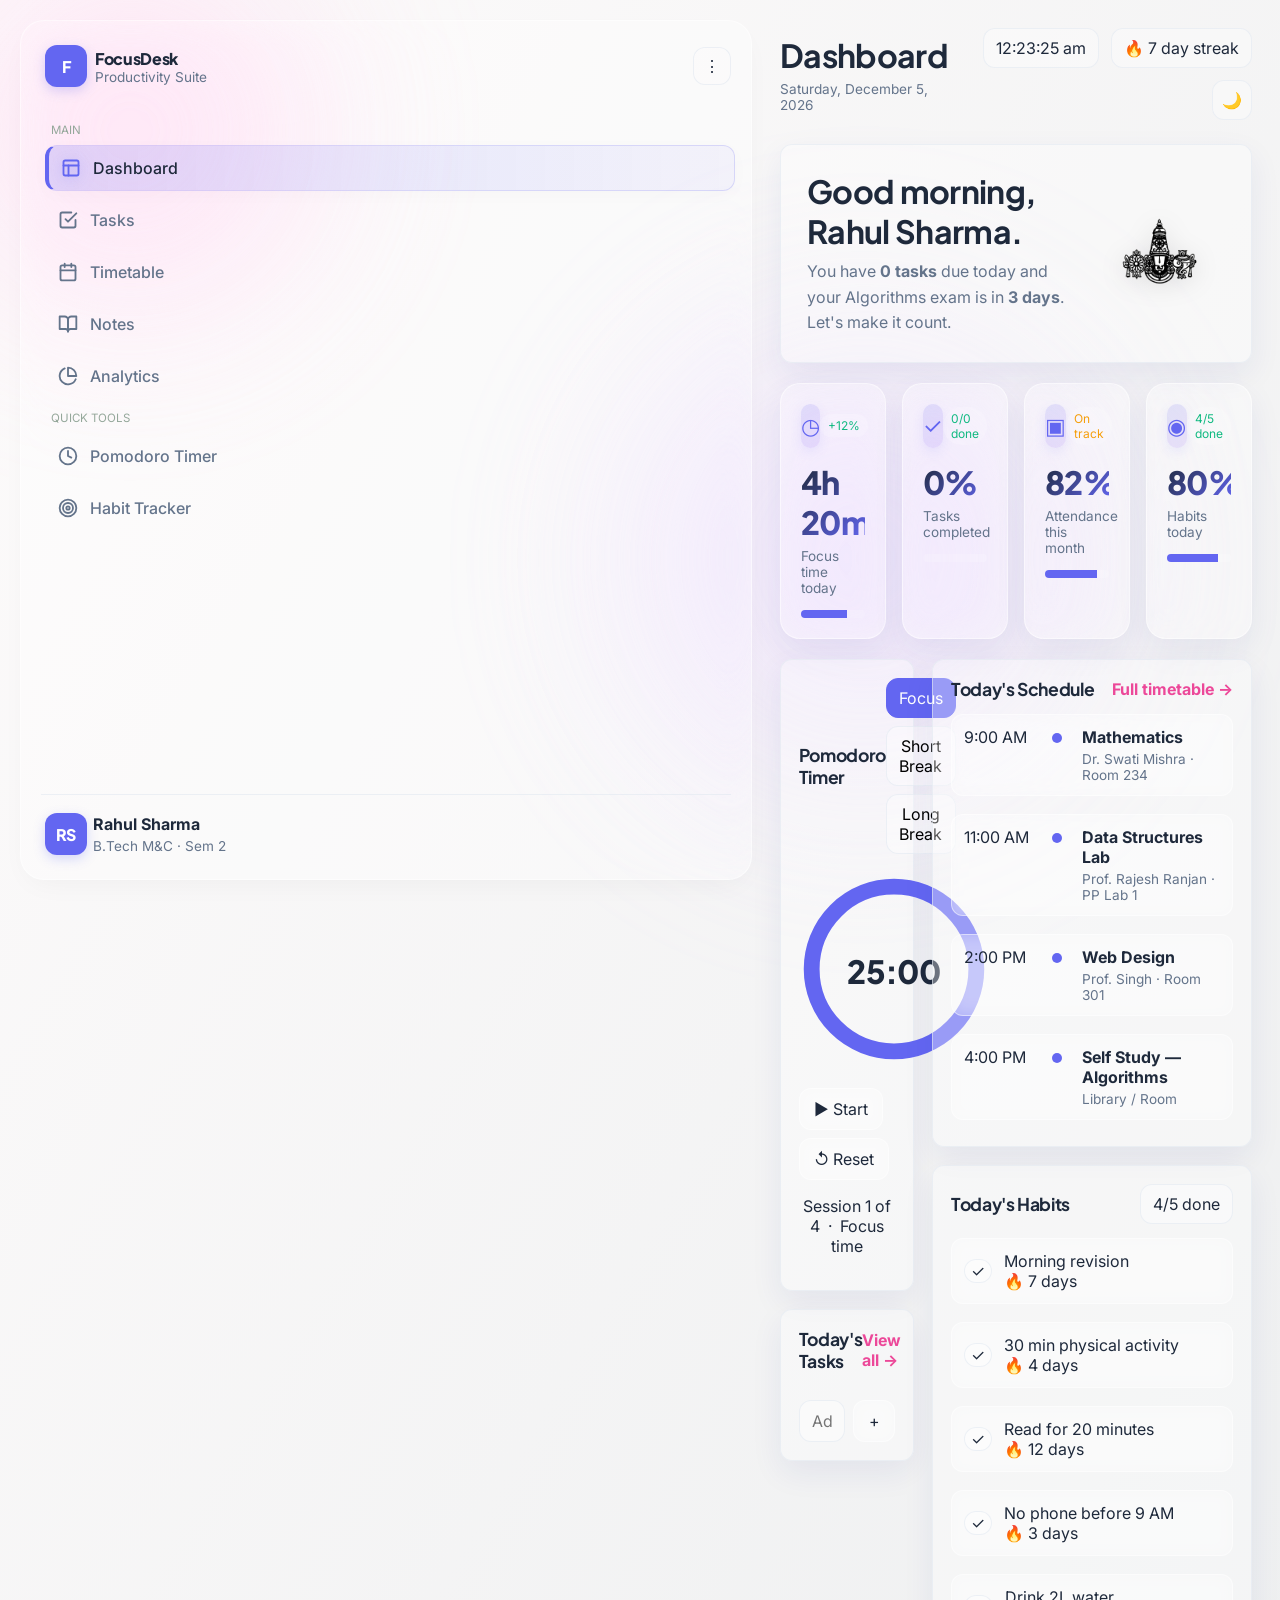
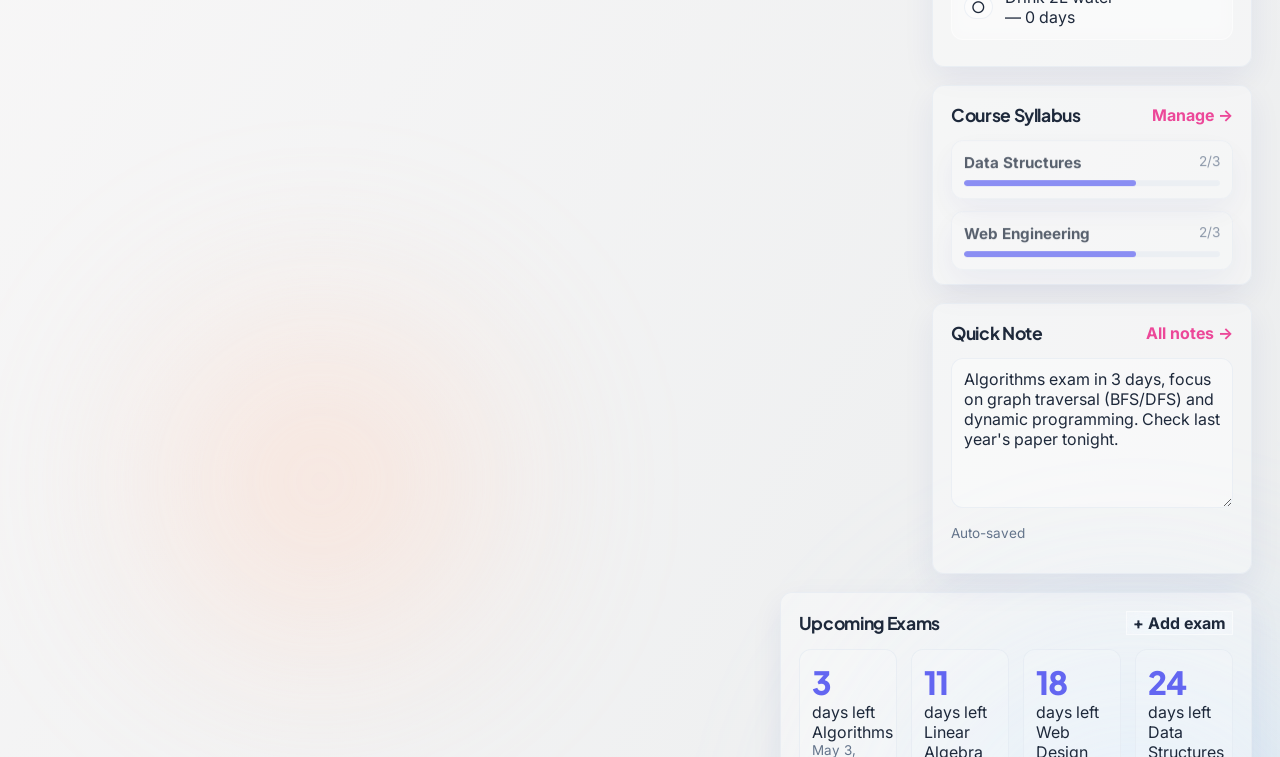
<file: index.html>
<!DOCTYPE html>
<html>
  <head>
    <meta http-equiv="refresh" content="0; url=html/index.html" />
    <title>Redirecting to Dashboard...</title>
  </head>
  <body style="background: #fdfbfb; font-family: sans-serif; display: flex; justify-content: center; align-items: center; height: 100vh;">
    <p>Redirecting to <a href="html/index.html" style="color: #6366f1; text-decoration: none;">Dashboard</a>...</p>
  </body>
</html>
</file>
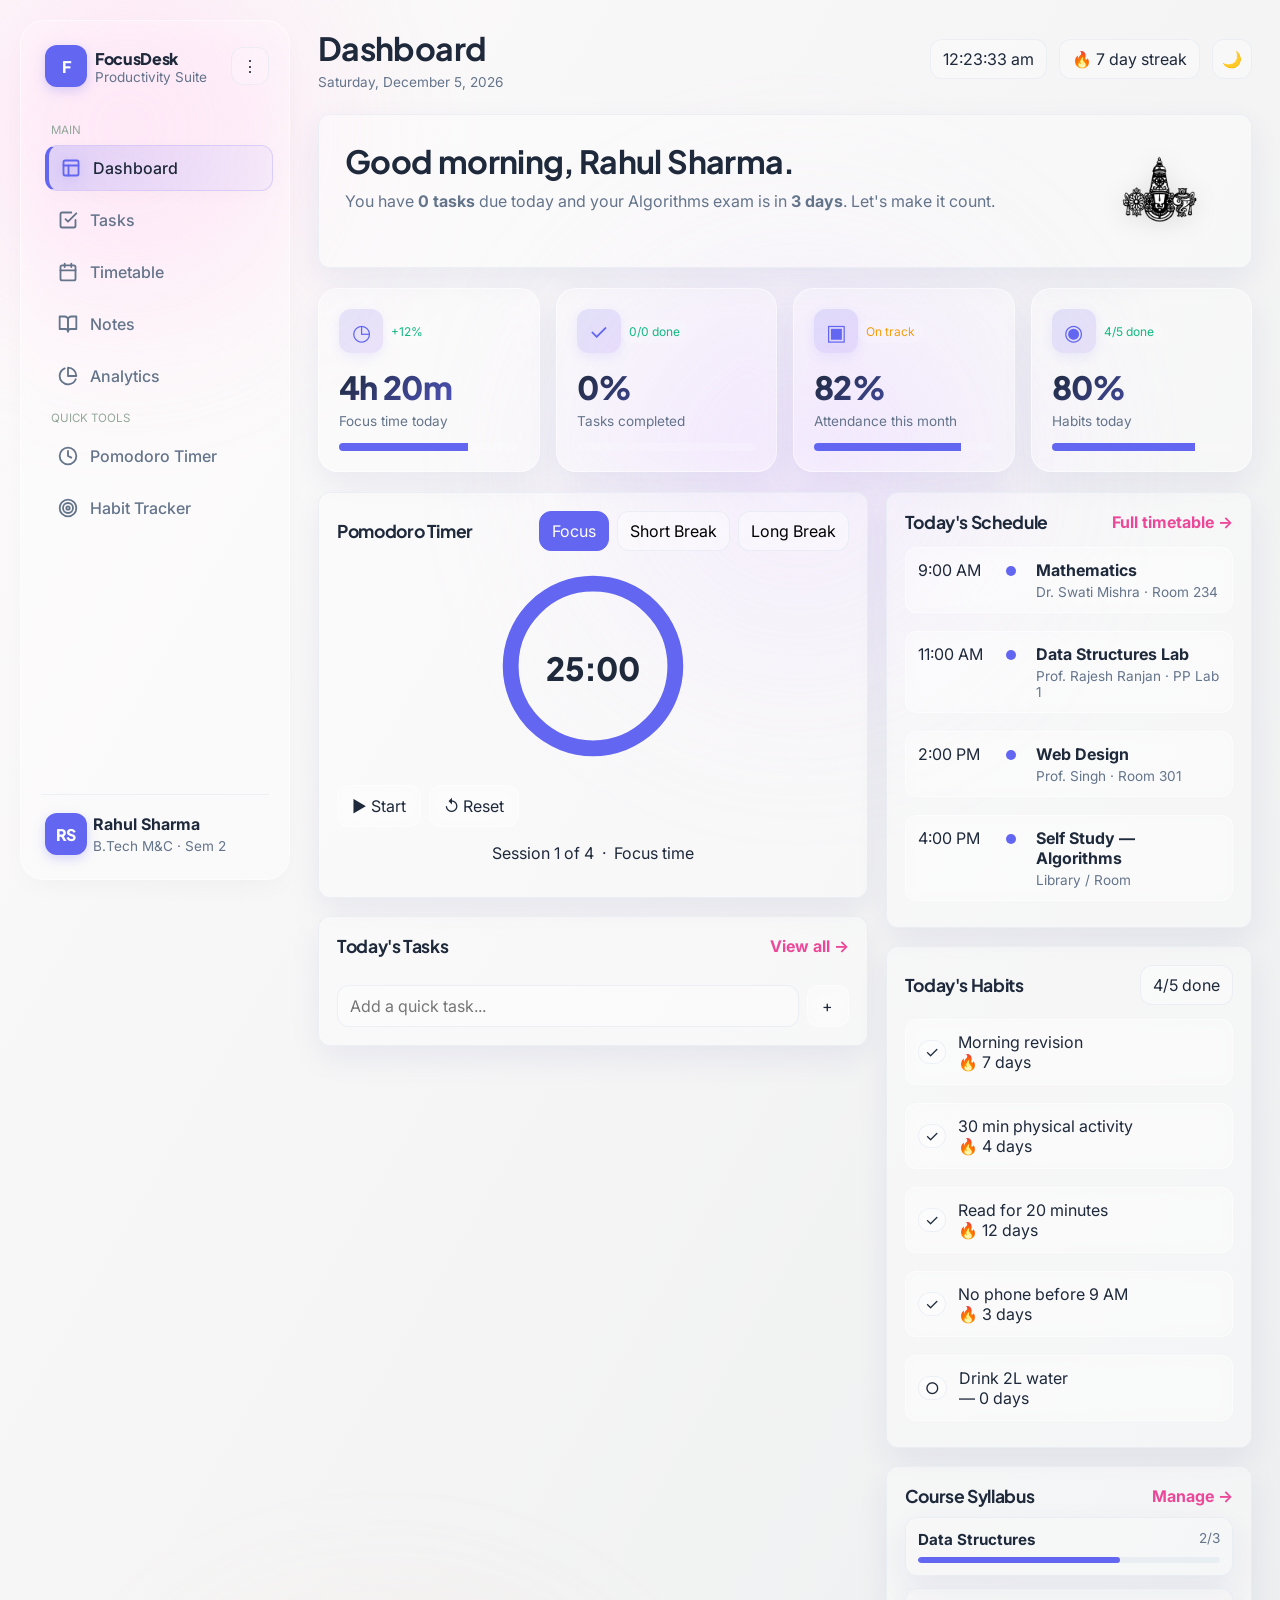
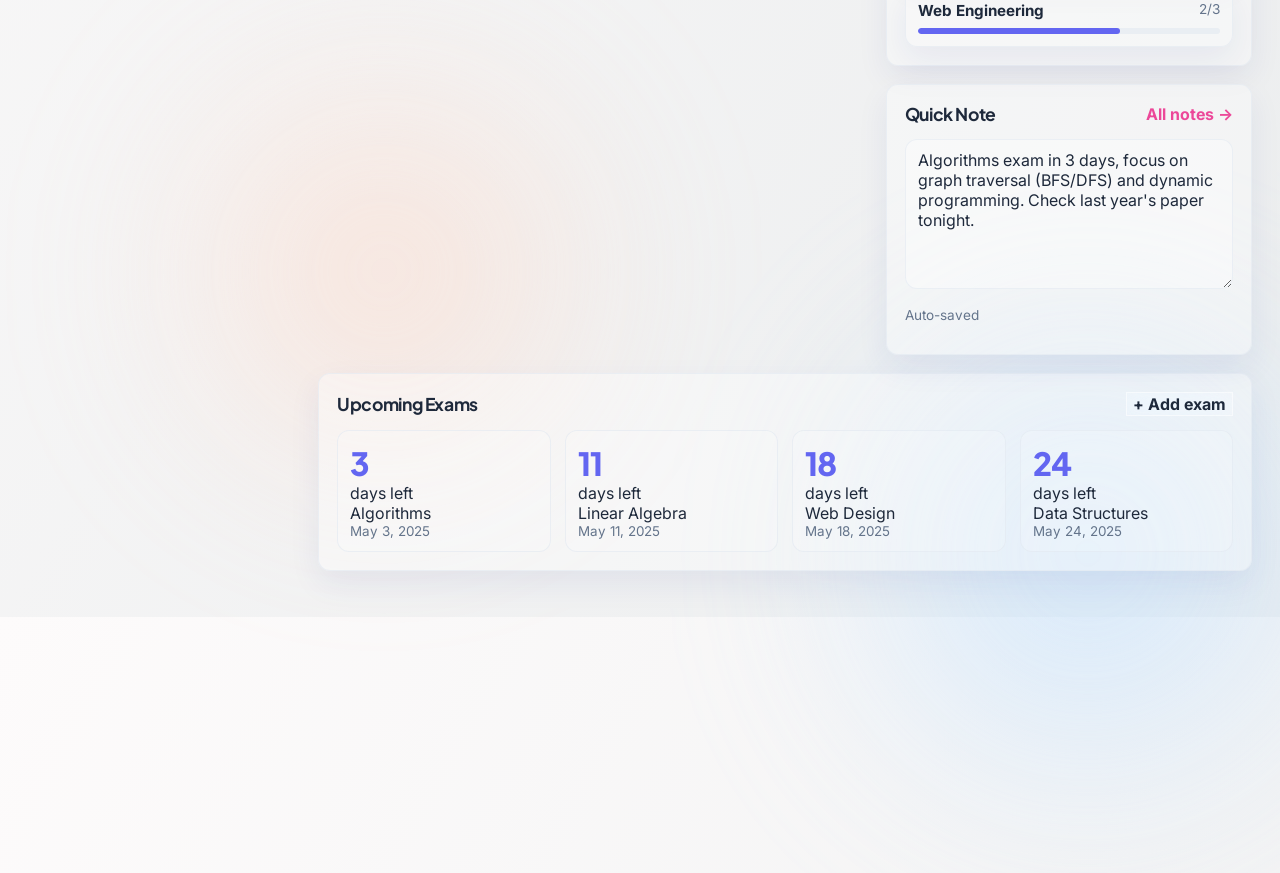
<file: html/index.html>
<!DOCTYPE html>
<html lang="en">
<head>
  <meta charset="UTF-8" />
  <meta name="viewport" content="width=device-width, initial-scale=1.0" />
  <title>FocusDesk — Student Productivity Dashboard</title>
  <link rel="stylesheet" href="../css/style.css" />
  <link href="https://fonts.googleapis.com/css2?family=Syne:wght@400;600;700;800&family=Epilogue:ital,wght@0,300;0,400;0,500;1,300&display=swap" rel="stylesheet" />
  <script>
    if (localStorage.getItem("spd_theme") === "dark" || localStorage.getItem("theme") === "dark") {
      document.documentElement.classList.add("dark");
    }
  </script>
</head>
<body class="page-dashboard">

  <!-- ── SIDEBAR ─────────────────────────────── -->
  <aside class="sidebar" id="sidebar">
    <div class="sidebar-top">
      <div class="brand">
        <div class="brand-icon">F</div>
        <div class="brand-text">
          <span class="brand-name">FocusDesk</span>
          <span class="brand-sub">Productivity Suite</span>
        </div>
      </div>
      <button class="sidebar-toggle" id="sidebarToggle" aria-label="Toggle sidebar">&#8942;</button>
    </div>

    <nav class="sidebar-nav">
      <p class="nav-group-label">Main</p>
      <ul class="nav-list">
        <li>
          <a href="index.html" class="nav-item active">
            <span class="nav-icon"><svg xmlns="http://www.w3.org/2000/svg" width="20" height="20" viewBox="0 0 24 24" fill="none" stroke="currentColor" stroke-width="2" stroke-linecap="round" stroke-linejoin="round"><rect x="3" y="3" width="18" height="18" rx="2" ry="2"></rect><line x1="3" y1="9" x2="21" y2="9"></line><line x1="9" y1="21" x2="9" y2="9"></line></svg></span>
            <span class="nav-label">Dashboard</span>
          </a>
        </li>
        <li>
          <a href="tasks.html" class="nav-item">
            <span class="nav-icon"><svg xmlns="http://www.w3.org/2000/svg" width="20" height="20" viewBox="0 0 24 24" fill="none" stroke="currentColor" stroke-width="2" stroke-linecap="round" stroke-linejoin="round"><polyline points="9 11 12 14 22 4"></polyline><path d="M21 12v7a2 2 0 0 1-2 2H5a2 2 0 0 1-2-2V5a2 2 0 0 1 2-2h11"></path></svg></span>
            <span class="nav-label">Tasks</span>
          </a>
        </li>
        <li>
          <a href="timetable.html" class="nav-item">
            <span class="nav-icon"><svg xmlns="http://www.w3.org/2000/svg" width="20" height="20" viewBox="0 0 24 24" fill="none" stroke="currentColor" stroke-width="2" stroke-linecap="round" stroke-linejoin="round"><rect x="3" y="4" width="18" height="18" rx="2" ry="2"></rect><line x1="16" y1="2" x2="16" y2="6"></line><line x1="8" y1="2" x2="8" y2="6"></line><line x1="3" y1="10" x2="21" y2="10"></line></svg></span>
            <span class="nav-label">Timetable</span>
          </a>
        </li>
        <li>
          <a href="notes.html" class="nav-item">
            <span class="nav-icon"><svg xmlns="http://www.w3.org/2000/svg" width="20" height="20" viewBox="0 0 24 24" fill="none" stroke="currentColor" stroke-width="2" stroke-linecap="round" stroke-linejoin="round"><path d="M2 3h6a4 4 0 0 1 4 4v14a3 3 0 0 0-3-3H2z"></path><path d="M22 3h-6a4 4 0 0 0-4 4v14a3 3 0 0 1 3-3h7z"></path></svg></span>
            <span class="nav-label">Notes</span>
          </a>
        </li>
        <li>
          <a href="stats.html" class="nav-item">
            <span class="nav-icon"><svg xmlns="http://www.w3.org/2000/svg" width="20" height="20" viewBox="0 0 24 24" fill="none" stroke="currentColor" stroke-width="2" stroke-linecap="round" stroke-linejoin="round"><path d="M21.21 15.89A10 10 0 1 1 8 2.83"></path><path d="M22 12A10 10 0 0 0 12 2v10z"></path></svg></span>
            <span class="nav-label">Analytics</span>
          </a>
        </li>
      </ul>

      <p class="nav-group-label">Quick Tools</p>
      <ul class="nav-list">
        <li>
          <a href="#pomodoro" class="nav-item">
            <span class="nav-icon"><svg xmlns="http://www.w3.org/2000/svg" width="20" height="20" viewBox="0 0 24 24" fill="none" stroke="currentColor" stroke-width="2" stroke-linecap="round" stroke-linejoin="round"><circle cx="12" cy="12" r="10"></circle><polyline points="12 6 12 12 16 14"></polyline></svg></span>
            <span class="nav-label">Pomodoro Timer</span>
          </a>
        </li>
        <li>
          <a href="#habits" class="nav-item">
            <span class="nav-icon"><svg xmlns="http://www.w3.org/2000/svg" width="20" height="20" viewBox="0 0 24 24" fill="none" stroke="currentColor" stroke-width="2" stroke-linecap="round" stroke-linejoin="round"><circle cx="12" cy="12" r="10"></circle><circle cx="12" cy="12" r="6"></circle><circle cx="12" cy="12" r="2"></circle></svg></span>
            <span class="nav-label">Habit Tracker</span>
          </a>
        </li>
      </ul>
    </nav>

    <div class="sidebar-profile">
      <div class="profile-avatar">RS</div>
      <div class="profile-info">
        <p class="profile-name">Rahul Sharma</p>
        <p class="profile-course">B.Tech M&amp;C · Sem 2</p>
      </div>
    </div>
  </aside>

  <!-- ── MAIN CONTENT ───────────────────────── -->
  <main class="main-content">

    <!-- TOPBAR -->
    <header class="topbar">
      <div class="topbar-left">
        <h1 class="page-title">Dashboard</h1>
        <p class="page-sub" id="currentDate">Loading date...</p>
      </div>
      <div class="topbar-right">
        <div class="live-clock" id="liveClock">00:00:00</div>
        <div class="streak-badge">
          <span class="streak-fire">🔥</span>
          <span class="streak-count" id="streakCount">7</span>
          <span class="streak-label">day streak</span>
        </div>
        <button class="theme-toggle" id="themeToggle" aria-label="Toggle theme">◑</button>
      </div>
    </header>

    <!-- GREETING BANNER -->
    <section class="greeting-banner">
      <div class="greeting-text">
        <h2 class="greeting-headline" id="greetingText">Good morning, Rahul.</h2>
        <p class="greeting-sub">You have <strong id="tasksToday">4 tasks</strong> due today and your Algorithms exam is in <strong>3 days</strong>. Let's make it count.</p>
      </div>
      <div class="greeting-visual" aria-hidden="true">
        <img src="../assets/logo.png" alt="Logo" class="gv-logo" style="width: 100px; height: 100px; object-fit: contain; filter: drop-shadow(0 4px 12px rgba(0,0,0,0.1));" />
      </div>
    </section>

    <!-- STAT CARDS ROW -->
    <section class="stats-row" aria-label="Quick stats">
      <div class="stat-card" id="statFocusTime">
        <div class="stat-card-top">
          <span class="stat-icon">◷</span>
          <span class="stat-trend up">+12%</span>
        </div>
        <div class="stat-number">4h 20m</div>
        <div class="stat-label">Focus time today</div>
        <div class="stat-bar">
          <div class="stat-bar-fill" style="--pct: 72%"></div>
        </div>
      </div>

      <div class="stat-card" id="statTasksDone">
        <div class="stat-card-top">
          <span class="stat-icon">✓</span>
          <span class="stat-trend up">+3 this week</span>
        </div>
        <div class="stat-number">6 / 10</div>
        <div class="stat-label">Tasks completed</div>
        <div class="stat-bar">
          <div class="stat-bar-fill" style="--pct: 60%"></div>
        </div>
      </div>

      <div class="stat-card" id="statAttendance">
        <div class="stat-card-top">
          <span class="stat-icon">▣</span>
          <span class="stat-trend neutral">On track</span>
        </div>
        <div class="stat-number">82%</div>
        <div class="stat-label">Attendance this month</div>
        <div class="stat-bar">
          <div class="stat-bar-fill" style="--pct: 82%"></div>
        </div>
      </div>

      <div class="stat-card" id="statHabits">
        <div class="stat-card-top">
          <span class="stat-icon">◉</span>
          <span class="stat-trend up">4/5 done</span>
        </div>
        <div class="stat-number">80%</div>
        <div class="stat-label">Habits today</div>
        <div class="stat-bar">
          <div class="stat-bar-fill" style="--pct: 80%"></div>
        </div>
      </div>
    </section>

    <!-- MAIN GRID: Two columns -->
    <div class="dashboard-grid">

      <!-- LEFT COLUMN -->
      <div class="dash-col dash-col-left">

        <!-- POMODORO TIMER -->
        <section class="widget widget-pomodoro" id="pomodoro">
          <div class="widget-header">
            <h3 class="widget-title">Pomodoro Timer</h3>
            <div class="pomo-mode-tabs">
              <button class="pomo-tab active" data-mode="focus" id="modeWork">Focus</button>
              <button class="pomo-tab" data-mode="short" id="modeShort">Short Break</button>
              <button class="pomo-tab" data-mode="long" id="modeLong">Long Break</button>
            </div>
          </div>
          <div class="pomo-body">
            <div class="pomo-ring-wrap">
              <svg class="pomo-ring" viewBox="0 0 120 120" aria-hidden="true">
                <circle class="pomo-ring-bg" cx="60" cy="60" r="52" />
                <circle class="pomo-ring-fill" cx="60" cy="60" r="52" id="pomodoroRing" />
              </svg>
              <div class="pomo-time-display" id="pomodoroDisplay">25:00</div>
            </div>
            <div class="pomo-controls">
              <button class="pomo-btn" id="pomodoroStart">▶ Start</button>
              <button class="pomo-btn pomo-btn-ghost" id="pomodoroReset">↺ Reset</button>
            </div>
            <p class="pomo-session-info">Session <span id="pomodoroSession">1</span> of 4 &nbsp;·&nbsp; <span id="pomodoroPhase">Focus time</span></p>
          </div>
        </section>

        <!-- TODAY'S QUICK TASKS -->
        <section class="widget widget-tasks">
          <div class="widget-header">
            <h3 class="widget-title">Today's Tasks</h3>
            <a href="tasks.html" class="widget-link">View all →</a>
          </div>
          <ul class="quick-task-list" id="quickTaskList">
            <li class="quick-task" data-priority="high">
              <input type="checkbox" class="task-cb" id="qt1" />
              <label for="qt1" class="task-cb-label"></label>
              <div class="task-text-wrap">
                <span class="task-text">Submit Linear Algebra assignment</span>
                <span class="task-due">Due 11:59 PM</span>
              </div>
              <span class="task-priority-dot high"></span>
            </li>
            <li class="quick-task" data-priority="medium">
              <input type="checkbox" class="task-cb" id="qt2" />
              <label for="qt2" class="task-cb-label"></label>
              <div class="task-text-wrap">
                <span class="task-text">Read Chapter 4 — Data Structures</span>
                <span class="task-due">Due 6:00 PM</span>
              </div>
              <span class="task-priority-dot medium"></span>
            </li>
            <li class="quick-task done" data-priority="low">
              <input type="checkbox" class="task-cb" id="qt3" checked />
              <label for="qt3" class="task-cb-label"></label>
              <div class="task-text-wrap">
                <span class="task-text">Morning revision — C pointers</span>
                <span class="task-due">Done</span>
              </div>
              <span class="task-priority-dot low"></span>
            </li>
            <li class="quick-task" data-priority="high">
              <input type="checkbox" class="task-cb" id="qt4" />
              <label for="qt4" class="task-cb-label"></label>
              <div class="task-text-wrap">
                <span class="task-text">Lab report: Web Design experiment</span>
                <span class="task-due">Due tomorrow</span>
              </div>
              <span class="task-priority-dot high"></span>
            </li>
          </ul>
          <div class="add-task-inline">
            <input type="text" class="add-task-input" id="addTaskInput" placeholder="Add a quick task..." />
            <button class="add-task-btn" id="addTaskBtn">+</button>
          </div>
        </section>

      </div>

      <!-- RIGHT COLUMN -->
      <div class="dash-col dash-col-right">

        <!-- UPCOMING SCHEDULE -->
        <section class="widget widget-schedule">
          <div class="widget-header">
            <h3 class="widget-title">Today's Schedule</h3>
            <a href="timetable.html" class="widget-link">Full timetable →</a>
          </div>
          <div class="schedule-timeline">
            <div class="schedule-item done">
              <div class="sched-time">9:00 AM</div>
              <div class="sched-line"><div class="sched-dot"></div></div>
              <div class="sched-content">
                <p class="sched-subject">Mathematics</p>
                <p class="sched-info">Dr. Swati Mishra · Room 234</p>
              </div>
            </div>
            <div class="schedule-item active">
              <div class="sched-time">11:00 AM</div>
              <div class="sched-line"><div class="sched-dot"></div></div>
              <div class="sched-content">
                <p class="sched-subject">Data Structures Lab</p>
                <p class="sched-info">Prof. Rajesh Ranjan · PP Lab 1</p>
              </div>
            </div>
            <div class="schedule-item">
              <div class="sched-time">2:00 PM</div>
              <div class="sched-line"><div class="sched-dot"></div></div>
              <div class="sched-content">
                <p class="sched-subject">Web Design</p>
                <p class="sched-info">Prof. Singh · Room 301</p>
              </div>
            </div>
            <div class="schedule-item">
              <div class="sched-time">4:00 PM</div>
              <div class="sched-line"><div class="sched-dot"></div></div>
              <div class="sched-content">
                <p class="sched-subject">Self Study — Algorithms</p>
                <p class="sched-info">Library / Room</p>
              </div>
            </div>
          </div>
        </section>

        <!-- HABIT TRACKER -->
        <section class="widget widget-habits" id="habits">
          <div class="widget-header">
            <h3 class="widget-title">Today's Habits</h3>
            <span class="widget-badge" id="habitBadge">4/5 done</span>
          </div>
          <ul class="habit-list" id="habitList">
            <li class="habit-item done">
              <button class="habit-check" data-done="true" aria-label="Toggle">✓</button>
              <div class="habit-info">
                <span class="habit-name">Morning revision</span>
                <span class="habit-streak">🔥 7 days</span>
              </div>
            </li>
            <li class="habit-item done">
              <button class="habit-check" data-done="true" aria-label="Toggle">✓</button>
              <div class="habit-info">
                <span class="habit-name">30 min physical activity</span>
                <span class="habit-streak">🔥 4 days</span>
              </div>
            </li>
            <li class="habit-item done">
              <button class="habit-check" data-done="true" aria-label="Toggle">✓</button>
              <div class="habit-info">
                <span class="habit-name">Read for 20 minutes</span>
                <span class="habit-streak">🔥 12 days</span>
              </div>
            </li>
            <li class="habit-item done">
              <button class="habit-check" data-done="true" aria-label="Toggle">✓</button>
              <div class="habit-info">
                <span class="habit-name">No phone before 9 AM</span>
                <span class="habit-streak">🔥 3 days</span>
              </div>
            </li>
            <li class="habit-item">
              <button class="habit-check" data-done="false" aria-label="Toggle">○</button>
              <div class="habit-info">
                <span class="habit-name">Drink 2L water</span>
                <span class="habit-streak">— 0 days</span>
              </div>
            </li>
          </ul>
        </section>

        <!-- COURSE SYLLABUS -->
        <section class="widget widget-syllabus">
          <div class="widget-header">
            <h3 class="widget-title">Course Syllabus</h3>
            <a href="notes.html" class="widget-link">Manage →</a>
          </div>
          <div id="dashSyllabusList" style="display: grid; gap: 12px; margin-top: 10px;">
            <!-- Populated by JS -->
          </div>
        </section>

        <!-- QUICK NOTE -->
        <section class="widget widget-quicknote">
          <div class="widget-header">
            <h3 class="widget-title">Quick Note</h3>
            <a href="notes.html" class="widget-link">All notes →</a>
          </div>
          <textarea class="quick-note-area" id="quickNoteArea" placeholder="Jot something down... (auto-saved)">Algorithms exam in 3 days, focus on graph traversal (BFS/DFS) and dynamic programming. Check last year's paper tonight.</textarea>
          <p class="quick-note-hint" id="quickNoteSaveStatus">Auto-saved</p>
        </section>

      </div>

    </div>
    <!-- end dashboard-grid -->

    <!-- EXAM COUNTDOWN STRIP -->
    <section class="exam-strip">
      <div class="widget-header">
        <h3 class="widget-title">Upcoming Exams</h3>
        <button class="widget-link-btn" id="addExamBtn">+ Add exam</button>
      </div>
      <div class="exam-cards-row" id="examCardsRow">
        <div class="exam-card">
          <div class="exam-days" id="examDays1">3</div>
          <div class="exam-days-label">days left</div>
          <div class="exam-name">Algorithms</div>
          <div class="exam-date">May 3, 2025</div>
        </div>
        <div class="exam-card">
          <div class="exam-days">11</div>
          <div class="exam-days-label">days left</div>
          <div class="exam-name">Linear Algebra</div>
          <div class="exam-date">May 11, 2025</div>
        </div>
        <div class="exam-card">
          <div class="exam-days">18</div>
          <div class="exam-days-label">days left</div>
          <div class="exam-name">Web Design</div>
          <div class="exam-date">May 18, 2025</div>
        </div>
        <div class="exam-card">
          <div class="exam-days">24</div>
          <div class="exam-days-label">days left</div>
          <div class="exam-name">Data Structures</div>
          <div class="exam-date">May 24, 2025</div>
        </div>
      </div>
    </section>

  </main>
  <!-- end main-content -->

  <script type="module" src="../js/app.js"></script>
  <script type="module" src="../js/dashboard.js"></script>
</body>
</html>
</file>
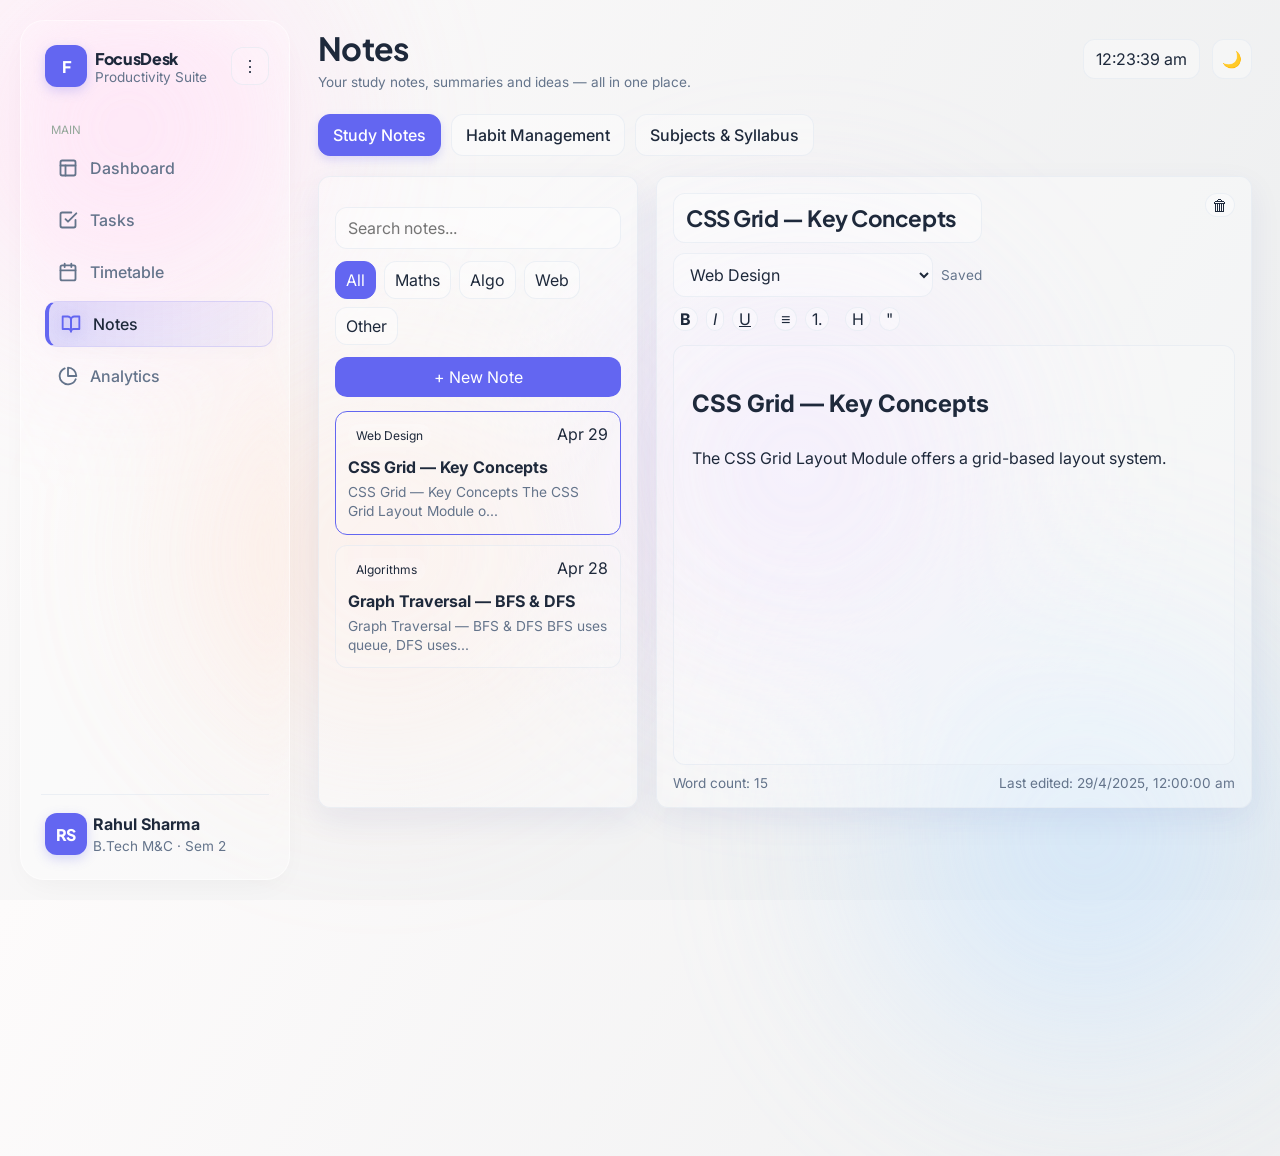
<file: html/notes.html>
<!DOCTYPE html>
<html lang="en">
<head>
  <meta charset="UTF-8" />
  <meta name="viewport" content="width=device-width, initial-scale=1.0" />
  <title>Notes — FocusDesk</title>
  <link rel="stylesheet" href="../css/style.css" />
  <link href="https://fonts.googleapis.com/css2?family=Syne:wght@400;600;700;800&family=Epilogue:ital,wght@0,300;0,400;0,500;1,300&display=swap" rel="stylesheet" />
  <script>
    if (localStorage.getItem("spd_theme") === "dark" || localStorage.getItem("theme") === "dark") {
      document.documentElement.classList.add("dark");
    }
  </script>
</head>
<body class="page-notes">

  <aside class="sidebar" id="sidebar">
    <div class="sidebar-top">
      <div class="brand">
        <div class="brand-icon">F</div>
        <div class="brand-text">
          <span class="brand-name">FocusDesk</span>
          <span class="brand-sub">Productivity Suite</span>
        </div>
      </div>
      <button class="sidebar-toggle" id="sidebarToggle">&#8942;</button>
    </div>
    <nav class="sidebar-nav">
      <p class="nav-group-label">Main</p>
      <ul class="nav-list">
        <li><a href="index.html"     class="nav-item"><span class="nav-icon"><svg xmlns="http://www.w3.org/2000/svg" width="20" height="20" viewBox="0 0 24 24" fill="none" stroke="currentColor" stroke-width="2" stroke-linecap="round" stroke-linejoin="round"><rect x="3" y="3" width="18" height="18" rx="2" ry="2"></rect><line x1="3" y1="9" x2="21" y2="9"></line><line x1="9" y1="21" x2="9" y2="9"></line></svg></span><span class="nav-label">Dashboard</span></a></li>
        <li><a href="tasks.html"     class="nav-item"><span class="nav-icon"><svg xmlns="http://www.w3.org/2000/svg" width="20" height="20" viewBox="0 0 24 24" fill="none" stroke="currentColor" stroke-width="2" stroke-linecap="round" stroke-linejoin="round"><polyline points="9 11 12 14 22 4"></polyline><path d="M21 12v7a2 2 0 0 1-2 2H5a2 2 0 0 1-2-2V5a2 2 0 0 1 2-2h11"></path></svg></span><span class="nav-label">Tasks</span></a></li>
        <li><a href="timetable.html" class="nav-item"><span class="nav-icon"><svg xmlns="http://www.w3.org/2000/svg" width="20" height="20" viewBox="0 0 24 24" fill="none" stroke="currentColor" stroke-width="2" stroke-linecap="round" stroke-linejoin="round"><rect x="3" y="4" width="18" height="18" rx="2" ry="2"></rect><line x1="16" y1="2" x2="16" y2="6"></line><line x1="8" y1="2" x2="8" y2="6"></line><line x1="3" y1="10" x2="21" y2="10"></line></svg></span><span class="nav-label">Timetable</span></a></li>
        <li><a href="notes.html"     class="nav-item active"><span class="nav-icon"><svg xmlns="http://www.w3.org/2000/svg" width="20" height="20" viewBox="0 0 24 24" fill="none" stroke="currentColor" stroke-width="2" stroke-linecap="round" stroke-linejoin="round"><path d="M2 3h6a4 4 0 0 1 4 4v14a3 3 0 0 0-3-3H2z"></path><path d="M22 3h-6a4 4 0 0 0-4 4v14a3 3 0 0 1 3-3h7z"></path></svg></span><span class="nav-label">Notes</span></a></li>
        <li><a href="stats.html"     class="nav-item"><span class="nav-icon"><svg xmlns="http://www.w3.org/2000/svg" width="20" height="20" viewBox="0 0 24 24" fill="none" stroke="currentColor" stroke-width="2" stroke-linecap="round" stroke-linejoin="round"><path d="M21.21 15.89A10 10 0 1 1 8 2.83"></path><path d="M22 12A10 10 0 0 0 12 2v10z"></path></svg></span><span class="nav-label">Analytics</span></a></li>
      </ul>
    </nav>
    <div class="sidebar-profile">
      <div class="profile-avatar">RS</div>
      <div class="profile-info">
        <p class="profile-name">Rahul Sharma</p>
        <p class="profile-course">B.Tech M&amp;C · Sem 2</p>
      </div>
    </div>
  </aside>

  <main class="main-content">
    <header class="topbar">
      <div class="topbar-left">
        <h1 class="page-title">Notes</h1>
        <p class="page-sub">Your study notes, summaries and ideas — all in one place.</p>
      </div>
      <div class="topbar-right">
        <div class="live-clock" id="liveClock">00:00:00</div>
        <button class="theme-toggle" id="themeToggle">◑</button>
      </div>
    </header>

    <!-- NOTES LAYOUT: Sidebar + Editor -->
    <div class="page-tabs" style="margin-bottom: 20px; display: flex; gap: 10px;">
      <button type="button" class="page-tab-btn active" data-tab="notesTab">Study Notes</button>
      <button type="button" class="page-tab-btn" data-tab="habitsTab">Habit Management</button>
      <button type="button" class="page-tab-btn" data-tab="syllabusTab">Subjects & Syllabus</button>
    </div>

    <!-- NOTES CONTENT -->
    <section class="page-tab-content active" id="notesTab" style="display: block;">
    <div class="notes-layout">

      <!-- NOTES SIDEBAR -->
      <aside class="notes-sidebar">
        <div class="notes-search-wrap">
          <input type="text" class="notes-search" id="notesSearch" placeholder="Search notes..." />
        </div>
        <div class="notes-filter-tabs">
          <button class="notes-filter active" data-cat="all">All</button>
          <button class="notes-filter" data-cat="maths">Maths</button>
          <button class="notes-filter" data-cat="algo">Algo</button>
          <button class="notes-filter" data-cat="web">Web</button>
          <button class="notes-filter" data-cat="other">Other</button>
        </div>
        <button class="new-note-btn" id="newNoteBtn">+ New Note</button>
        <ul class="notes-list" id="notesList">
          <li class="note-item active" data-noteid="1">
            <div class="note-item-top">
              <span class="note-item-cat web">Web Design</span>
              <span class="note-item-date">Apr 29</span>
            </div>
            <h4 class="note-item-title">CSS Grid — Key Concepts</h4>
            <p class="note-item-preview">grid-template-areas, repeat(), minmax(), auto-fill vs auto-fit...</p>
          </li>
          <li class="note-item" data-noteid="2">
            <div class="note-item-top">
              <span class="note-item-cat algo">Algorithms</span>
              <span class="note-item-date">Apr 28</span>
            </div>
            <h4 class="note-item-title">Graph Traversal — BFS &amp; DFS</h4>
            <p class="note-item-preview">BFS uses queue, DFS uses stack/recursion. Time complexity O(V+E)...</p>
          </li>
          <li class="note-item" data-noteid="3">
            <div class="note-item-top">
              <span class="note-item-cat maths">Mathematics</span>
              <span class="note-item-date">Apr 26</span>
            </div>
            <h4 class="note-item-title">Eigenvalues &amp; Eigenvectors</h4>
            <p class="note-item-preview">Av = λv. Characteristic equation: det(A - λI) = 0...</p>
          </li>
          <li class="note-item" data-noteid="4">
            <div class="note-item-top">
              <span class="note-item-cat other">C Programming</span>
              <span class="note-item-date">Apr 24</span>
            </div>
            <h4 class="note-item-title">Pointer Arithmetic</h4>
            <p class="note-item-preview">Pointer increments by sizeof(type). *ptr, &amp;var, ptr++...</p>
          </li>
          <li class="note-item" data-noteid="5">
            <div class="note-item-top">
              <span class="note-item-cat other">Python</span>
              <span class="note-item-date">Apr 22</span>
            </div>
            <h4 class="note-item-title">OOP Concepts in Python</h4>
            <p class="note-item-preview">class, __init__, self, inheritance, super(). Dunder methods...</p>
          </li>
        </ul>
      </aside>

      <!-- NOTE EDITOR -->
      <div class="note-editor-wrap">
        <div class="note-editor-toolbar">
          <div class="editor-meta">
            <input type="text" class="note-title-input" id="noteTitleInput" value="CSS Grid — Key Concepts" />
            <div class="editor-meta-row">
              <select class="note-cat-select" id="noteCatSelect">
                <option value="web" selected>Web Design</option>
                <option value="maths">Mathematics</option>
                <option value="algo">Algorithms</option>
                <option value="other">Other</option>
              </select>
              <span class="note-save-status" id="noteSaveStatus">Saved</span>
            </div>
          </div>
          <div class="editor-actions">
            <button class="editor-btn" id="deleteNoteBtn" title="Delete note">🗑</button>
          </div>
        </div>

        <!-- FORMAT TOOLBAR -->
        <div class="format-toolbar">
          <button class="fmt-btn" data-cmd="bold" title="Bold"><b>B</b></button>
          <button class="fmt-btn" data-cmd="italic" title="Italic"><i>I</i></button>
          <button class="fmt-btn" data-cmd="underline" title="Underline"><u>U</u></button>
          <div class="fmt-sep"></div>
          <button class="fmt-btn" data-cmd="insertUnorderedList" title="Bullet list">≡</button>
          <button class="fmt-btn" data-cmd="insertOrderedList" title="Numbered list">1.</button>
          <div class="fmt-sep"></div>
          <button class="fmt-btn" data-cmd="h2" title="Heading">H</button>
          <button class="fmt-btn" data-cmd="blockquote" title="Quote">"</button>
        </div>

        <div class="note-editor" id="noteEditor" contenteditable="true">
          <h2>CSS Grid — Key Concepts</h2>
          <p>The CSS Grid Layout Module offers a grid-based layout system, with rows and columns, making it easier to design web pages without having to use floats and positioning.</p>
          <h3>Core Properties</h3>
          <ul>
            <li><strong>display: grid</strong> — activates grid on the container</li>
            <li><strong>grid-template-columns</strong> — defines column tracks</li>
            <li><strong>grid-template-rows</strong> — defines row tracks</li>
            <li><strong>grid-template-areas</strong> — named layout areas</li>
            <li><strong>gap</strong> — spacing between tracks</li>
          </ul>
          <h3>Useful Functions</h3>
          <ul>
            <li><strong>repeat(3, 1fr)</strong> — repeat 3 equal columns</li>
            <li><strong>minmax(200px, 1fr)</strong> — min 200px, max flexible</li>
            <li><strong>auto-fill vs auto-fit</strong> — auto-fill keeps empty tracks, auto-fit collapses them</li>
          </ul>
          <blockquote>Key exam tip: grid-area is shorthand for grid-row-start, grid-column-start, grid-row-end, grid-column-end.</blockquote>
        </div>

        <div class="note-editor-footer">
          <span class="note-wordcount" id="noteWordcount">Word count: 124</span>
          <span class="note-last-edited" id="noteLastEdited">Last edited: Apr 29, 2025</span>
        </div>
      </div>

    </div>

    </section>

    <!-- HABITS CONTENT -->
    <section class="page-tab-content" id="habitsTab" style="display: none;">
      <div class="widget">
        <h2 class="widget-title">Habit Management</h2>
        <p class="page-sub" style="margin-bottom: 20px;">Add, edit, or delete habits here. Tracking changes will reflect instantly on your Dashboard.</p>
        
        <div style="display: flex; gap: 10px; margin-bottom: 20px;">
          <input type="text" id="newHabitInput" placeholder="Enter new habit name" style="flex: 1; padding: 10px 14px; border: 1px solid var(--line); border-radius: var(--radius-sm); background: var(--panel-soft); color: var(--text);">
          <button class="calendar-create-btn" id="addHabitBtn" style="padding: 10px 20px; cursor: pointer; border-radius: var(--radius-sm);">+ Add Habit</button>
        </div>

        <ul id="manageHabitList" style="list-style: none; padding: 0; display: grid; gap: 12px;">
          <!-- Populated by JS -->
        </ul>
      </div>
    </section>

    <!-- SYLLABUS CONTENT -->
    <section class="page-tab-content" id="syllabusTab" style="display: none;">
      <div class="widget">
        <h2 class="widget-title">Subjects & Syllabus Tracker</h2>
        <p class="page-sub" style="margin-bottom: 20px;">Manage your subjects and track syllabus completion progress.</p>

        <div style="display: flex; gap: 10px; margin-bottom: 24px;">
          <input type="text" id="newSubjectInput" placeholder="Enter subject name (e.g. Data Structures)" style="flex: 1; padding: 10px 14px; border: 1px solid var(--line); border-radius: var(--radius-sm); background: var(--panel-soft); color: var(--text);">
          <button class="calendar-create-btn" id="addSubjectBtn" style="padding: 10px 20px; cursor: pointer; border-radius: var(--radius-sm);">+ Add Subject</button>
        </div>

        <div id="manageSubjectList" style="display: grid; gap: 20px;">
          <!-- Populated by JS -->
        </div>
      </div>
    </section>

  </main>

  <script type="module" src="../js/app.js"></script>
  <script type="module" src="../js/notes.js"></script>
</body>
</html>
</file>
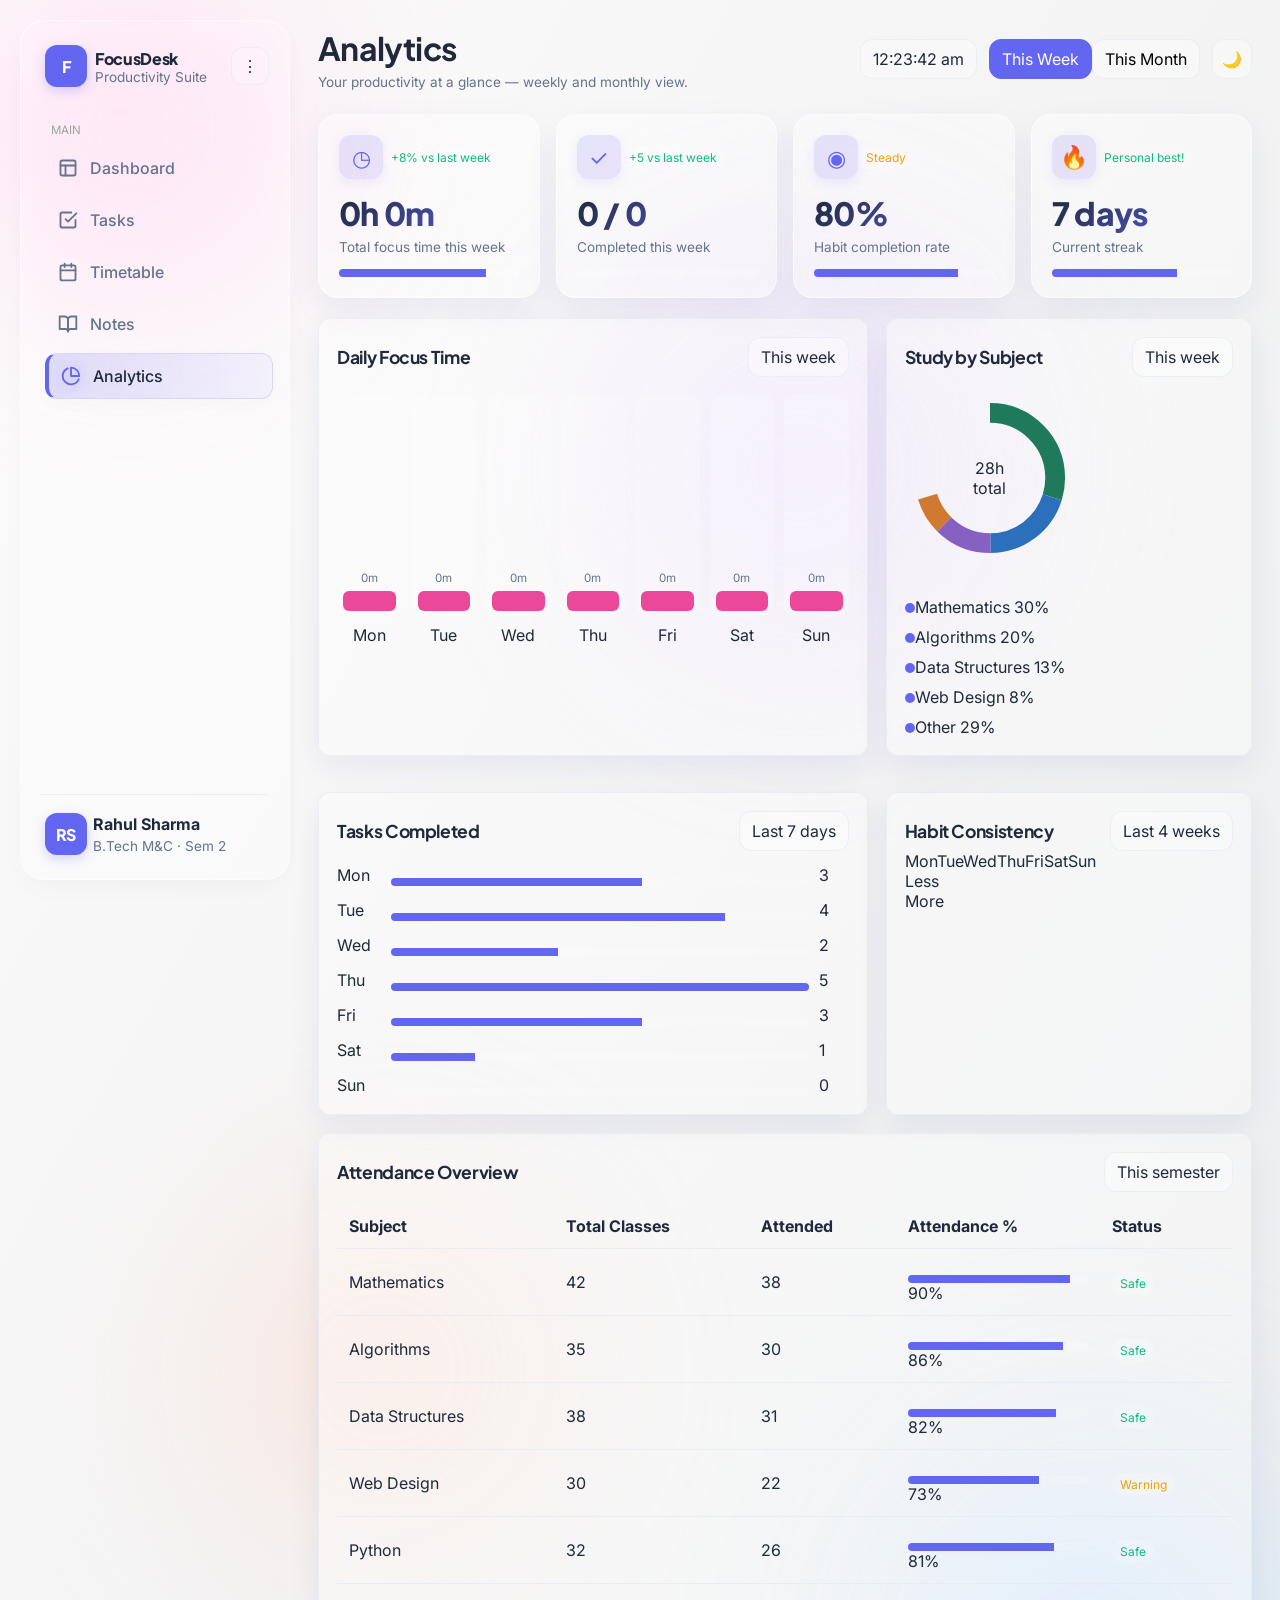
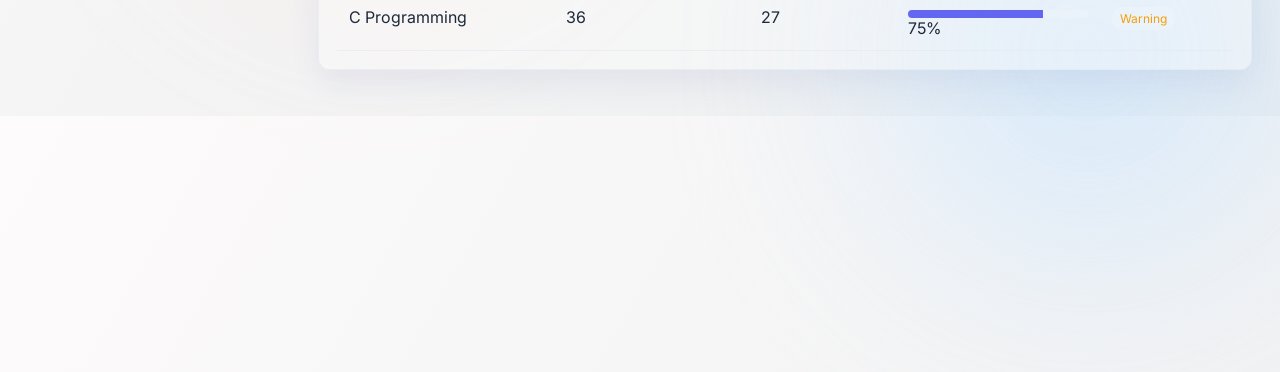
<file: html/stats.html>
<!DOCTYPE html>
<html lang="en">
<head>
  <meta charset="UTF-8" />
  <meta name="viewport" content="width=device-width, initial-scale=1.0" />
  <title>Analytics — FocusDesk</title>
  <link rel="stylesheet" href="../css/style.css" />
  <link href="https://fonts.googleapis.com/css2?family=Syne:wght@400;600;700;800&family=Epilogue:ital,wght@0,300;0,400;0,500;1,300&display=swap" rel="stylesheet" />
  <script>
    if (localStorage.getItem("spd_theme") === "dark" || localStorage.getItem("theme") === "dark") {
      document.documentElement.classList.add("dark");
    }
  </script>
</head>
<body class="page-stats">

  <aside class="sidebar" id="sidebar">
    <div class="sidebar-top">
      <div class="brand">
        <div class="brand-icon">F</div>
        <div class="brand-text">
          <span class="brand-name">FocusDesk</span>
          <span class="brand-sub">Productivity Suite</span>
        </div>
      </div>
      <button class="sidebar-toggle" id="sidebarToggle">&#8942;</button>
    </div>
    <nav class="sidebar-nav">
      <p class="nav-group-label">Main</p>
      <ul class="nav-list">
        <li><a href="index.html"     class="nav-item"><span class="nav-icon"><svg xmlns="http://www.w3.org/2000/svg" width="20" height="20" viewBox="0 0 24 24" fill="none" stroke="currentColor" stroke-width="2" stroke-linecap="round" stroke-linejoin="round"><rect x="3" y="3" width="18" height="18" rx="2" ry="2"></rect><line x1="3" y1="9" x2="21" y2="9"></line><line x1="9" y1="21" x2="9" y2="9"></line></svg></span><span class="nav-label">Dashboard</span></a></li>
        <li><a href="tasks.html"     class="nav-item"><span class="nav-icon"><svg xmlns="http://www.w3.org/2000/svg" width="20" height="20" viewBox="0 0 24 24" fill="none" stroke="currentColor" stroke-width="2" stroke-linecap="round" stroke-linejoin="round"><polyline points="9 11 12 14 22 4"></polyline><path d="M21 12v7a2 2 0 0 1-2 2H5a2 2 0 0 1-2-2V5a2 2 0 0 1 2-2h11"></path></svg></span><span class="nav-label">Tasks</span></a></li>
        <li><a href="timetable.html" class="nav-item"><span class="nav-icon"><svg xmlns="http://www.w3.org/2000/svg" width="20" height="20" viewBox="0 0 24 24" fill="none" stroke="currentColor" stroke-width="2" stroke-linecap="round" stroke-linejoin="round"><rect x="3" y="4" width="18" height="18" rx="2" ry="2"></rect><line x1="16" y1="2" x2="16" y2="6"></line><line x1="8" y1="2" x2="8" y2="6"></line><line x1="3" y1="10" x2="21" y2="10"></line></svg></span><span class="nav-label">Timetable</span></a></li>
        <li><a href="notes.html"     class="nav-item"><span class="nav-icon"><svg xmlns="http://www.w3.org/2000/svg" width="20" height="20" viewBox="0 0 24 24" fill="none" stroke="currentColor" stroke-width="2" stroke-linecap="round" stroke-linejoin="round"><path d="M2 3h6a4 4 0 0 1 4 4v14a3 3 0 0 0-3-3H2z"></path><path d="M22 3h-6a4 4 0 0 0-4 4v14a3 3 0 0 1 3-3h7z"></path></svg></span><span class="nav-label">Notes</span></a></li>
        <li><a href="stats.html"     class="nav-item active"><span class="nav-icon"><svg xmlns="http://www.w3.org/2000/svg" width="20" height="20" viewBox="0 0 24 24" fill="none" stroke="currentColor" stroke-width="2" stroke-linecap="round" stroke-linejoin="round"><path d="M21.21 15.89A10 10 0 1 1 8 2.83"></path><path d="M22 12A10 10 0 0 0 12 2v10z"></path></svg></span><span class="nav-label">Analytics</span></a></li>
      </ul>
    </nav>
    <div class="sidebar-profile">
      <div class="profile-avatar">RS</div>
      <div class="profile-info">
        <p class="profile-name">Rahul Sharma</p>
        <p class="profile-course">B.Tech M&amp;C · Sem 2</p>
      </div>
    </div>
  </aside>

  <main class="main-content">
    <header class="topbar">
      <div class="topbar-left">
        <h1 class="page-title">Analytics</h1>
        <p class="page-sub">Your productivity at a glance — weekly and monthly view.</p>
      </div>
      <div class="topbar-right">
        <div class="live-clock" id="liveClock">00:00:00</div>
        <div class="period-tabs">
          <button class="period-btn active" data-period="week">This Week</button>
          <button class="period-btn" data-period="month">This Month</button>
        </div>
        <button class="theme-toggle" id="themeToggle">◑</button>
      </div>
    </header>

    <!-- TOP STAT CARDS -->
    <section class="stats-row">
      <div class="stat-card">
        <div class="stat-card-top">
          <span class="stat-icon">◷</span>
          <span class="stat-trend up">+8% vs last week</span>
        </div>
        <div class="stat-number">28h 40m</div>
        <div class="stat-label">Total focus time this week</div>
        <div class="stat-bar"><div class="stat-bar-fill" style="--pct:82%"></div></div>
      </div>
      <div class="stat-card">
        <div class="stat-card-top">
          <span class="stat-icon">✓</span>
          <span class="stat-trend up">+5 vs last week</span>
        </div>
        <div class="stat-number">18 tasks</div>
        <div class="stat-label">Completed this week</div>
        <div class="stat-bar"><div class="stat-bar-fill" style="--pct:72%"></div></div>
      </div>
      <div class="stat-card">
        <div class="stat-card-top">
          <span class="stat-icon">◉</span>
          <span class="stat-trend neutral">Steady</span>
        </div>
        <div class="stat-number">74%</div>
        <div class="stat-label">Habit completion rate</div>
        <div class="stat-bar"><div class="stat-bar-fill" style="--pct:74%"></div></div>
      </div>
      <div class="stat-card">
        <div class="stat-card-top">
          <span class="stat-icon">🔥</span>
          <span class="stat-trend up">Personal best!</span>
        </div>
        <div class="stat-number">7 days</div>
        <div class="stat-label">Current streak</div>
        <div class="stat-bar"><div class="stat-bar-fill" style="--pct:70%"></div></div>
      </div>
    </section>

    <!-- CHARTS ROW -->
    <div class="analytics-grid">

      <!-- FOCUS TIME BAR CHART -->
      <section class="widget widget-chart">
        <div class="widget-header">
          <h3 class="widget-title">Daily Focus Time</h3>
          <span class="widget-badge">This week</span>
        </div>
        <div class="bar-chart" id="focusBarChart">
          <div class="bar-group">
            <div class="bar-wrap">
              <div class="bar" style="--h: 55%">
                <span class="bar-val">3h 20m</span>
              </div>
            </div>
            <span class="bar-label">Mon</span>
          </div>
          <div class="bar-group">
            <div class="bar-wrap">
              <div class="bar" style="--h: 70%">
                <span class="bar-val">4h 10m</span>
              </div>
            </div>
            <span class="bar-label">Tue</span>
          </div>
          <div class="bar-group">
            <div class="bar-wrap">
              <div class="bar bar-today" style="--h: 72%">
                <span class="bar-val">4h 20m</span>
              </div>
            </div>
            <span class="bar-label">Wed</span>
          </div>
          <div class="bar-group">
            <div class="bar-wrap">
              <div class="bar bar-dim" style="--h: 40%">
                <span class="bar-val">2h 30m</span>
              </div>
            </div>
            <span class="bar-label">Thu</span>
          </div>
          <div class="bar-group">
            <div class="bar-wrap">
              <div class="bar bar-dim" style="--h: 60%">
                <span class="bar-val">3h 40m</span>
              </div>
            </div>
            <span class="bar-label">Fri</span>
          </div>
          <div class="bar-group">
            <div class="bar-wrap">
              <div class="bar bar-dim" style="--h: 80%">
                <span class="bar-val">5h 00m</span>
              </div>
            </div>
            <span class="bar-label">Sat</span>
          </div>
          <div class="bar-group">
            <div class="bar-wrap">
              <div class="bar bar-dim" style="--h: 30%">
                <span class="bar-val">1h 50m</span>
              </div>
            </div>
            <span class="bar-label">Sun</span>
          </div>
        </div>
      </section>

      <!-- SUBJECT DISTRIBUTION DONUT -->
      <section class="widget widget-chart">
        <div class="widget-header">
          <h3 class="widget-title">Study by Subject</h3>
          <span class="widget-badge">This week</span>
        </div>
        <div class="donut-chart-wrap">
          <div class="donut-chart">
            <svg viewBox="0 0 120 120" class="donut-svg" aria-hidden="true">
              <circle class="donut-seg seg-maths"  cx="60" cy="60" r="46" stroke-dasharray="86 203" stroke-dashoffset="0"   />
              <circle class="donut-seg seg-algo"   cx="60" cy="60" r="46" stroke-dasharray="58 203" stroke-dashoffset="-86" />
              <circle class="donut-seg seg-ds"     cx="60" cy="60" r="46" stroke-dasharray="36 203" stroke-dashoffset="-144"/>
              <circle class="donut-seg seg-web"    cx="60" cy="60" r="46" stroke-dasharray="23 203" stroke-dashoffset="-180"/>
            </svg>
            <div class="donut-center">
              <span class="donut-total">28h</span>
              <span class="donut-label">total</span>
            </div>
          </div>
          <ul class="donut-legend">
            <li><span class="dl-dot seg-maths-dot"></span>Mathematics <span class="dl-pct">30%</span></li>
            <li><span class="dl-dot seg-algo-dot"></span>Algorithms <span class="dl-pct">20%</span></li>
            <li><span class="dl-dot seg-ds-dot"></span>Data Structures <span class="dl-pct">13%</span></li>
            <li><span class="dl-dot seg-web-dot"></span>Web Design <span class="dl-pct">8%</span></li>
            <li><span class="dl-dot seg-other-dot"></span>Other <span class="dl-pct">29%</span></li>
          </ul>
        </div>
      </section>

      <!-- TASK COMPLETION TREND -->
      <section class="widget widget-chart">
        <div class="widget-header">
          <h3 class="widget-title">Tasks Completed</h3>
          <span class="widget-badge">Last 7 days</span>
        </div>
        <div class="task-trend-chart">
          <div class="trend-row">
            <span class="trend-day">Mon</span>
            <div class="trend-bar-wrap">
              <div class="trend-bar" style="--w: 60%"></div>
            </div>
            <span class="trend-num">3</span>
          </div>
          <div class="trend-row">
            <span class="trend-day">Tue</span>
            <div class="trend-bar-wrap">
              <div class="trend-bar" style="--w: 80%"></div>
            </div>
            <span class="trend-num">4</span>
          </div>
          <div class="trend-row">
            <span class="trend-day">Wed</span>
            <div class="trend-bar-wrap">
              <div class="trend-bar trend-today" style="--w: 40%"></div>
            </div>
            <span class="trend-num">2</span>
          </div>
          <div class="trend-row">
            <span class="trend-day">Thu</span>
            <div class="trend-bar-wrap">
              <div class="trend-bar trend-dim" style="--w: 100%"></div>
            </div>
            <span class="trend-num">5</span>
          </div>
          <div class="trend-row">
            <span class="trend-day">Fri</span>
            <div class="trend-bar-wrap">
              <div class="trend-bar trend-dim" style="--w: 60%"></div>
            </div>
            <span class="trend-num">3</span>
          </div>
          <div class="trend-row">
            <span class="trend-day">Sat</span>
            <div class="trend-bar-wrap">
              <div class="trend-bar trend-dim" style="--w: 20%"></div>
            </div>
            <span class="trend-num">1</span>
          </div>
          <div class="trend-row">
            <span class="trend-day">Sun</span>
            <div class="trend-bar-wrap">
              <div class="trend-bar trend-dim" style="--w: 0%"></div>
            </div>
            <span class="trend-num">0</span>
          </div>
        </div>
      </section>

      <!-- HABIT HEATMAP -->
      <section class="widget widget-chart widget-heatmap">
        <div class="widget-header">
          <h3 class="widget-title">Habit Consistency</h3>
          <span class="widget-badge">Last 4 weeks</span>
        </div>
        <div class="heatmap-labels">
          <span>Mon</span><span>Tue</span><span>Wed</span><span>Thu</span><span>Fri</span><span>Sat</span><span>Sun</span>
        </div>
        <div class="heatmap-grid" id="heatmapGrid">
          <!-- 4 weeks x 7 days = 28 cells, filled by JS or static -->
          <div class="hm-cell hm-4"></div><div class="hm-cell hm-3"></div><div class="hm-cell hm-4"></div><div class="hm-cell hm-2"></div><div class="hm-cell hm-3"></div><div class="hm-cell hm-1"></div><div class="hm-cell hm-0"></div>
          <div class="hm-cell hm-4"></div><div class="hm-cell hm-4"></div><div class="hm-cell hm-3"></div><div class="hm-cell hm-4"></div><div class="hm-cell hm-2"></div><div class="hm-cell hm-3"></div><div class="hm-cell hm-1"></div>
          <div class="hm-cell hm-3"></div><div class="hm-cell hm-2"></div><div class="hm-cell hm-4"></div><div class="hm-cell hm-3"></div><div class="hm-cell hm-4"></div><div class="hm-cell hm-2"></div><div class="hm-cell hm-0"></div>
          <div class="hm-cell hm-4"></div><div class="hm-cell hm-4"></div><div class="hm-cell hm-4"></div><div class="hm-cell hm-3"></div><div class="hm-cell hm-4"></div><div class="hm-cell hm-2"></div><div class="hm-cell hm-1"></div>
        </div>
        <div class="heatmap-scale">
          <span>Less</span>
          <div class="hm-cell hm-0"></div>
          <div class="hm-cell hm-1"></div>
          <div class="hm-cell hm-2"></div>
          <div class="hm-cell hm-3"></div>
          <div class="hm-cell hm-4"></div>
          <span>More</span>
        </div>
      </section>

    </div>

    <!-- ATTENDANCE TABLE -->
    <section class="widget widget-attendance">
      <div class="widget-header">
        <h3 class="widget-title">Attendance Overview</h3>
        <span class="widget-badge">This semester</span>
      </div>
      <table class="attendance-table">
        <thead>
          <tr>
            <th>Subject</th>
            <th>Total Classes</th>
            <th>Attended</th>
            <th>Attendance %</th>
            <th>Status</th>
          </tr>
        </thead>
        <tbody>
          <tr>
            <td>Mathematics</td>
            <td>42</td>
            <td>38</td>
            <td>
              <div class="att-bar-wrap">
                <div class="att-bar" style="--w:90%"></div>
              </div>
              <span>90%</span>
            </td>
            <td><span class="att-status safe">Safe</span></td>
          </tr>
          <tr>
            <td>Algorithms</td>
            <td>35</td>
            <td>30</td>
            <td>
              <div class="att-bar-wrap">
                <div class="att-bar" style="--w:86%"></div>
              </div>
              <span>86%</span>
            </td>
            <td><span class="att-status safe">Safe</span></td>
          </tr>
          <tr>
            <td>Data Structures</td>
            <td>38</td>
            <td>31</td>
            <td>
              <div class="att-bar-wrap">
                <div class="att-bar" style="--w:82%"></div>
              </div>
              <span>82%</span>
            </td>
            <td><span class="att-status safe">Safe</span></td>
          </tr>
          <tr>
            <td>Web Design</td>
            <td>30</td>
            <td>22</td>
            <td>
              <div class="att-bar-wrap">
                <div class="att-bar att-warn" style="--w:73%"></div>
              </div>
              <span>73%</span>
            </td>
            <td><span class="att-status warn">Warning</span></td>
          </tr>
          <tr>
            <td>Python</td>
            <td>32</td>
            <td>26</td>
            <td>
              <div class="att-bar-wrap">
                <div class="att-bar" style="--w:81%"></div>
              </div>
              <span>81%</span>
            </td>
            <td><span class="att-status safe">Safe</span></td>
          </tr>
          <tr>
            <td>C Programming</td>
            <td>36</td>
            <td>27</td>
            <td>
              <div class="att-bar-wrap">
                <div class="att-bar att-danger" style="--w:75%"></div>
              </div>
              <span>75%</span>
            </td>
            <td><span class="att-status warn">Warning</span></td>
          </tr>
        </tbody>
      </table>
    </section>

  </main>

  <script type="module" src="../js/app.js"></script>
  <script type="module" src="../js/stats.js"></script>
</body>
</html>
</file>
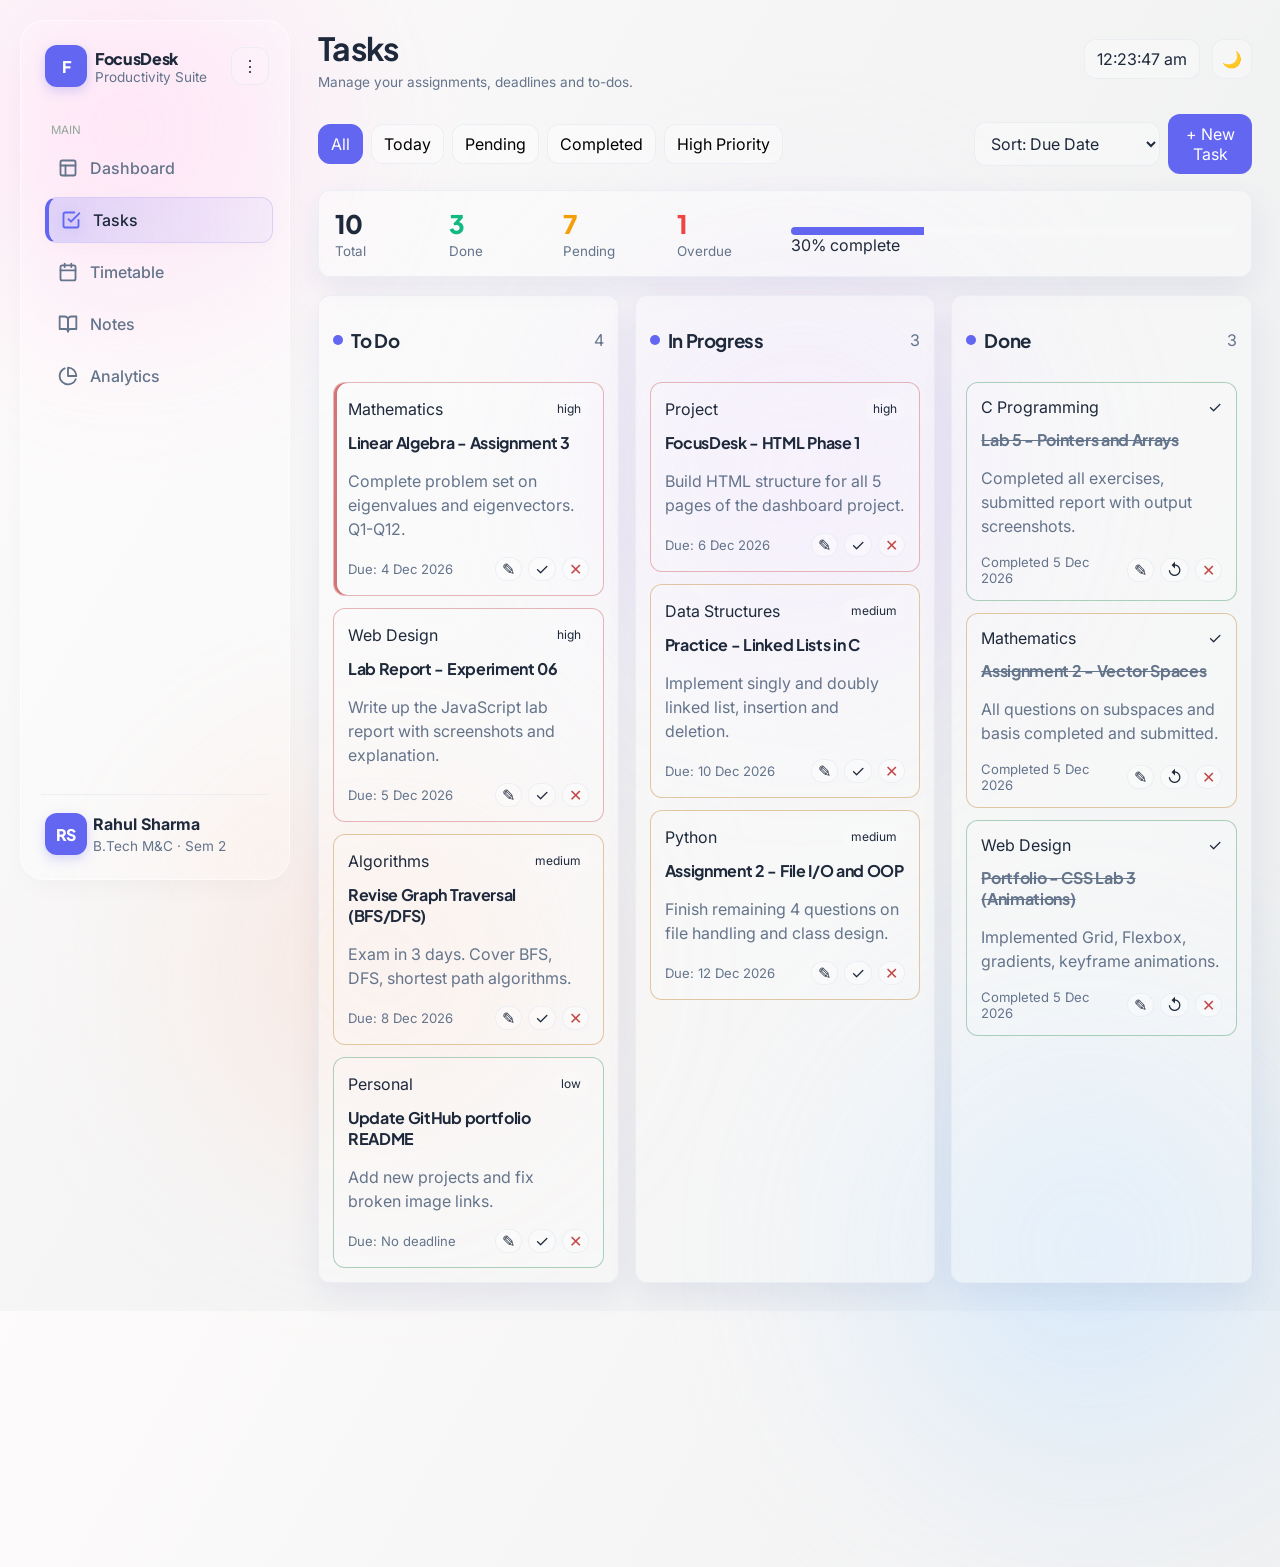
<file: html/tasks.html>
<!DOCTYPE html>
<html lang="en">
<head>
  <meta charset="UTF-8" />
  <meta name="viewport" content="width=device-width, initial-scale=1.0" />
  <title>Tasks — FocusDesk</title>
  <link rel="stylesheet" href="../css/style.css" />
  <link href="https://fonts.googleapis.com/css2?family=Syne:wght@400;600;700;800&family=Epilogue:ital,wght@0,300;0,400;0,500;1,300&display=swap" rel="stylesheet" />
  <script>
    if (localStorage.getItem("spd_theme") === "dark" || localStorage.getItem("theme") === "dark") {
      document.documentElement.classList.add("dark");
    }
  </script>
</head>
<body class="page-tasks">

  <aside class="sidebar" id="sidebar">
    <div class="sidebar-top">
      <div class="brand">
        <div class="brand-icon">F</div>
        <div class="brand-text">
          <span class="brand-name">FocusDesk</span>
          <span class="brand-sub">Productivity Suite</span>
        </div>
      </div>
      <button class="sidebar-toggle" id="sidebarToggle" aria-label="Toggle sidebar">&#8942;</button>
    </div>
    <nav class="sidebar-nav">
      <p class="nav-group-label">Main</p>
      <ul class="nav-list">
        <li><a href="index.html"     class="nav-item"><span class="nav-icon"><svg xmlns="http://www.w3.org/2000/svg" width="20" height="20" viewBox="0 0 24 24" fill="none" stroke="currentColor" stroke-width="2" stroke-linecap="round" stroke-linejoin="round"><rect x="3" y="3" width="18" height="18" rx="2" ry="2"></rect><line x1="3" y1="9" x2="21" y2="9"></line><line x1="9" y1="21" x2="9" y2="9"></line></svg></span><span class="nav-label">Dashboard</span></a></li>
        <li><a href="tasks.html"     class="nav-item active"><span class="nav-icon"><svg xmlns="http://www.w3.org/2000/svg" width="20" height="20" viewBox="0 0 24 24" fill="none" stroke="currentColor" stroke-width="2" stroke-linecap="round" stroke-linejoin="round"><polyline points="9 11 12 14 22 4"></polyline><path d="M21 12v7a2 2 0 0 1-2 2H5a2 2 0 0 1-2-2V5a2 2 0 0 1 2-2h11"></path></svg></span><span class="nav-label">Tasks</span></a></li>
        <li><a href="timetable.html" class="nav-item"><span class="nav-icon"><svg xmlns="http://www.w3.org/2000/svg" width="20" height="20" viewBox="0 0 24 24" fill="none" stroke="currentColor" stroke-width="2" stroke-linecap="round" stroke-linejoin="round"><rect x="3" y="4" width="18" height="18" rx="2" ry="2"></rect><line x1="16" y1="2" x2="16" y2="6"></line><line x1="8" y1="2" x2="8" y2="6"></line><line x1="3" y1="10" x2="21" y2="10"></line></svg></span><span class="nav-label">Timetable</span></a></li>
        <li><a href="notes.html"     class="nav-item"><span class="nav-icon"><svg xmlns="http://www.w3.org/2000/svg" width="20" height="20" viewBox="0 0 24 24" fill="none" stroke="currentColor" stroke-width="2" stroke-linecap="round" stroke-linejoin="round"><path d="M2 3h6a4 4 0 0 1 4 4v14a3 3 0 0 0-3-3H2z"></path><path d="M22 3h-6a4 4 0 0 0-4 4v14a3 3 0 0 1 3-3h7z"></path></svg></span><span class="nav-label">Notes</span></a></li>
        <li><a href="stats.html"     class="nav-item"><span class="nav-icon"><svg xmlns="http://www.w3.org/2000/svg" width="20" height="20" viewBox="0 0 24 24" fill="none" stroke="currentColor" stroke-width="2" stroke-linecap="round" stroke-linejoin="round"><path d="M21.21 15.89A10 10 0 1 1 8 2.83"></path><path d="M22 12A10 10 0 0 0 12 2v10z"></path></svg></span><span class="nav-label">Analytics</span></a></li>
      </ul>
    </nav>
    <div class="sidebar-profile">
      <div class="profile-avatar">RS</div>
      <div class="profile-info">
        <p class="profile-name">Rahul Sharma</p>
        <p class="profile-course">B.Tech M&amp;C · Sem 2</p>
      </div>
    </div>
  </aside>

  <main class="main-content">
    <header class="topbar">
      <div class="topbar-left">
        <h1 class="page-title">Tasks</h1>
        <p class="page-sub">Manage your assignments, deadlines and to-dos.</p>
      </div>
      <div class="topbar-right">
        <div class="live-clock" id="liveClock">00:00:00</div>
        <button class="theme-toggle" id="themeToggle" aria-label="Toggle theme">◑</button>
      </div>
    </header>

    <!-- TASK TOOLBAR -->
    <div class="task-toolbar">
      <div class="task-filters">
        <button class="filter-btn active" data-filter="all">All</button>
        <button class="filter-btn" data-filter="today">Today</button>
        <button class="filter-btn" data-filter="pending">Pending</button>
        <button class="filter-btn" data-filter="done">Completed</button>
        <button class="filter-btn" data-filter="high">High Priority</button>
      </div>
      <div class="task-actions">
        <select class="task-sort-select" id="taskSort">
          <option value="date">Sort: Due Date</option>
          <option value="priority">Sort: Priority</option>
          <option value="subject">Sort: Subject</option>
        </select>
        <button class="btn-add-task" id="openAddTask">+ New Task</button>
      </div>
    </div>

    <!-- TASK PROGRESS OVERVIEW -->
    <div class="task-overview">
      <div class="task-ov-stat">
        <span class="task-ov-num" id="ovTotal">10</span>
        <span class="task-ov-label">Total</span>
      </div>
      <div class="task-ov-stat">
        <span class="task-ov-num green" id="ovDone">6</span>
        <span class="task-ov-label">Done</span>
      </div>
      <div class="task-ov-stat">
        <span class="task-ov-num amber" id="ovPending">3</span>
        <span class="task-ov-label">Pending</span>
      </div>
      <div class="task-ov-stat">
        <span class="task-ov-num red" id="ovOverdue">1</span>
        <span class="task-ov-label">Overdue</span>
      </div>
      <div class="task-ov-progress">
        <div class="task-ov-bar">
          <div class="task-ov-fill" id="ovFill" style="--pct: 60%"></div>
        </div>
        <span class="task-ov-pct">60% complete</span>
      </div>
    </div>

    <!-- TASK BOARD: Kanban columns -->
    <div class="task-board" id="taskBoard">

      <div class="task-column" id="col-todo">
        <div class="task-col-header">
          <span class="col-dot red"></span>
          <h3 class="col-title">To Do</h3>
          <span class="col-count" id="countTodo">4</span>
        </div>
        <div class="task-col-body" id="colBodyTodo">

          <article class="task-card priority-high" draggable="true">
            <div class="task-card-top">
              <span class="task-subject-tag">Mathematics</span>
              <span class="priority-tag high">High</span>
            </div>
            <h4 class="task-card-title">Linear Algebra — Assignment 3</h4>
            <p class="task-card-desc">Complete problem set on eigenvalues and eigenvectors. Q1–Q12.</p>
            <div class="task-card-footer">
              <span class="task-card-due">📅 Due: Apr 30, 11:59 PM</span>
              <div class="task-card-actions">
                <button class="tca-btn" aria-label="Edit">✎</button>
                <button class="tca-btn tca-done" aria-label="Mark done">✓</button>
              </div>
            </div>
          </article>

          <article class="task-card priority-high" draggable="true">
            <div class="task-card-top">
              <span class="task-subject-tag">Web Design</span>
              <span class="priority-tag high">High</span>
            </div>
            <h4 class="task-card-title">Lab Report — Experiment 06</h4>
            <p class="task-card-desc">Write up the JavaScript lab report with screenshots and explanation.</p>
            <div class="task-card-footer">
              <span class="task-card-due">📅 Due: May 1</span>
              <div class="task-card-actions">
                <button class="tca-btn" aria-label="Edit">✎</button>
                <button class="tca-btn tca-done" aria-label="Mark done">✓</button>
              </div>
            </div>
          </article>

          <article class="task-card priority-medium" draggable="true">
            <div class="task-card-top">
              <span class="task-subject-tag">Algorithms</span>
              <span class="priority-tag medium">Medium</span>
            </div>
            <h4 class="task-card-title">Revise Graph Traversal (BFS/DFS)</h4>
            <p class="task-card-desc">Exam in 3 days. Cover BFS, DFS, shortest path algorithms.</p>
            <div class="task-card-footer">
              <span class="task-card-due">📅 Due: May 2</span>
              <div class="task-card-actions">
                <button class="tca-btn" aria-label="Edit">✎</button>
                <button class="tca-btn tca-done" aria-label="Mark done">✓</button>
              </div>
            </div>
          </article>

          <article class="task-card priority-low" draggable="true">
            <div class="task-card-top">
              <span class="task-subject-tag">Personal</span>
              <span class="priority-tag low">Low</span>
            </div>
            <h4 class="task-card-title">Update GitHub portfolio README</h4>
            <p class="task-card-desc">Add new projects and fix broken image links.</p>
            <div class="task-card-footer">
              <span class="task-card-due">📅 No deadline</span>
              <div class="task-card-actions">
                <button class="tca-btn" aria-label="Edit">✎</button>
                <button class="tca-btn tca-done" aria-label="Mark done">✓</button>
              </div>
            </div>
          </article>

        </div>
      </div>

      <div class="task-column" id="col-inprogress">
        <div class="task-col-header">
          <span class="col-dot amber"></span>
          <h3 class="col-title">In Progress</h3>
          <span class="col-count" id="countInProgress">3</span>
        </div>
        <div class="task-col-body" id="colBodyInProgress">

          <article class="task-card priority-high" draggable="true">
            <div class="task-card-top">
              <span class="task-subject-tag">Project</span>
              <span class="priority-tag high">High</span>
            </div>
            <h4 class="task-card-title">FocusDesk — HTML Phase 1</h4>
            <p class="task-card-desc">Build HTML structure for all 5 pages of the dashboard project.</p>
            <div class="task-card-footer">
              <span class="task-card-due">📅 Due: May 3</span>
              <div class="task-card-actions">
                <button class="tca-btn" aria-label="Edit">✎</button>
                <button class="tca-btn tca-done" aria-label="Mark done">✓</button>
              </div>
            </div>
          </article>

          <article class="task-card priority-medium" draggable="true">
            <div class="task-card-top">
              <span class="task-subject-tag">Data Structures</span>
              <span class="priority-tag medium">Medium</span>
            </div>
            <h4 class="task-card-title">Practice — Linked Lists in C</h4>
            <p class="task-card-desc">Implement singly and doubly linked list, insertion and deletion.</p>
            <div class="task-card-footer">
              <span class="task-card-due">📅 Due: May 5</span>
              <div class="task-card-actions">
                <button class="tca-btn" aria-label="Edit">✎</button>
                <button class="tca-btn tca-done" aria-label="Mark done">✓</button>
              </div>
            </div>
          </article>

          <article class="task-card priority-medium" draggable="true">
            <div class="task-card-top">
              <span class="task-subject-tag">Python</span>
              <span class="priority-tag medium">Medium</span>
            </div>
            <h4 class="task-card-title">Assignment 2 — File I/O and OOP</h4>
            <p class="task-card-desc">Finish remaining 4 questions on file handling and class design.</p>
            <div class="task-card-footer">
              <span class="task-card-due">📅 Due: May 6</span>
              <div class="task-card-actions">
                <button class="tca-btn" aria-label="Edit">✎</button>
                <button class="tca-btn tca-done" aria-label="Mark done">✓</button>
              </div>
            </div>
          </article>

        </div>
      </div>

      <div class="task-column" id="col-done">
        <div class="task-col-header">
          <span class="col-dot green"></span>
          <h3 class="col-title">Done</h3>
          <span class="col-count" id="countDone">3</span>
        </div>
        <div class="task-col-body" id="colBodyDone">

          <article class="task-card done" draggable="true">
            <div class="task-card-top">
              <span class="task-subject-tag">Web Design</span>
              <span class="done-check">✓</span>
            </div>
            <h4 class="task-card-title">Portfolio — CSS Lab 3 (Animations)</h4>
            <p class="task-card-desc">Implemented Grid, Flexbox, gradients, keyframe animations.</p>
            <div class="task-card-footer">
              <span class="task-card-due done-label">Completed Apr 28</span>
            </div>
          </article>

          <article class="task-card done" draggable="true">
            <div class="task-card-top">
              <span class="task-subject-tag">Mathematics</span>
              <span class="done-check">✓</span>
            </div>
            <h4 class="task-card-title">Assignment 2 — Vector Spaces</h4>
            <p class="task-card-desc">All questions on subspaces and basis completed and submitted.</p>
            <div class="task-card-footer">
              <span class="task-card-due done-label">Completed Apr 25</span>
            </div>
          </article>

          <article class="task-card done" draggable="true">
            <div class="task-card-top">
              <span class="task-subject-tag">C Programming</span>
              <span class="done-check">✓</span>
            </div>
            <h4 class="task-card-title">Lab 5 — Pointers and Arrays</h4>
            <p class="task-card-desc">Completed all exercises, submitted report with output screenshots.</p>
            <div class="task-card-footer">
              <span class="task-card-due done-label">Completed Apr 22</span>
            </div>
          </article>

        </div>
      </div>

    </div>

    <!-- ADD TASK MODAL -->
    <div class="modal-overlay" id="addTaskModal">
      <div class="modal">
        <div class="modal-header">
          <h3 class="modal-title">Add New Task</h3>
          <button class="modal-close" id="closeAddTask">✕</button>
        </div>
        <div class="modal-body">
          <div class="modal-field">
            <label class="modal-label" for="newTaskTitle">Task Title</label>
            <input type="text" class="modal-input" id="newTaskTitle" placeholder="What needs to be done?" />
          </div>
          <div class="modal-field">
            <label class="modal-label" for="newTaskDesc">Description</label>
            <textarea class="modal-textarea" id="newTaskDesc" placeholder="Any extra details..." rows="3"></textarea>
          </div>
          <div class="modal-row">
            <div class="modal-field">
              <label class="modal-label" for="newTaskSubject">Subject</label>
              <select class="modal-select" id="newTaskSubject">
                <option>Mathematics</option>
                <option>Algorithms</option>
                <option>Data Structures</option>
                <option>Web Design</option>
                <option>Python</option>
                <option>C Programming</option>
                <option>Project</option>
                <option>Personal</option>
              </select>
            </div>
            <div class="modal-field">
              <label class="modal-label" for="newTaskPriority">Priority</label>
              <select class="modal-select" id="newTaskPriority">
                <option value="high">High</option>
                <option value="medium" selected>Medium</option>
                <option value="low">Low</option>
              </select>
            </div>
          </div>
          <div class="modal-field">
            <label class="modal-label" for="newTaskDue">Due Date</label>
            <input type="date" class="modal-input" id="newTaskDue" />
          </div>
        </div>
        <div class="modal-footer">
          <button class="modal-btn-cancel" id="cancelAddTask">Cancel</button>
          <button class="modal-btn-confirm" id="confirmAddTask">Add Task</button>
        </div>
      </div>
    </div>

  </main>

  <script type="module" src="../js/app.js"></script>
  <script type="module" src="../js/tasks.js"></script>
</body>
</html>
</file>
<file: css/style.css>
@import url('https://fonts.googleapis.com/css2?family=Plus+Jakarta+Sans:wght@400;500;600;700;800&family=Inter:wght@400;500;600&display=swap');

:root {
  --bg: linear-gradient(120deg, #fdfbfb 0%, #ebedee 100%);
  --panel: rgba(255, 255, 255, 0.35);
  --panel-soft: rgba(255, 255, 255, 0.15);
  --text: #1e293b;
  --muted: #64748b;
  --line: rgba(226, 232, 240, 0.6);
  --accent: #6366f1;
  --accent-2: #ec4899;
  --amber: #f59e0b;
  --red: #ef4444;
  --green: #10b981;
  --shadow: 0 12px 32px 0 rgba(31, 38, 135, 0.07);
  --shadow-hover: 0 20px 40px 0 rgba(31, 38, 135, 0.12);
  --glass-border: 1px solid rgba(255, 255, 255, 0.5);
  --radius: 20px;
  --radius-sm: 12px;
  --transition: transform 0.15s ease-out, box-shadow 0.15s ease-out, opacity 0.15s ease-out;
  
  --mesh-bg-1: #ffcfef;
  --mesh-bg-2: #c3e2ff;
  --mesh-bg-3: #e8d5ff;
  --mesh-bg-4: #ffd5c2;
}

* {
  box-sizing: border-box;
}

body {
  margin: 0;
  min-height: 100vh;
  background: var(--bg);
  color: var(--text);
  font-family: 'Inter', -apple-system, sans-serif;
  display: flex;
  position: relative;
}

/* Beautiful Animated Mesh Gradient Background */
body::before, body::after, .bg-mesh {
  content: '';
  position: fixed;
  border-radius: 50%;
  filter: blur(80px);
  z-index: -1;
  opacity: 0.7;
  animation: mesh-float 20s infinite alternate ease-in-out;
}

body::before {
  width: 40vw; height: 40vw;
  background: radial-gradient(circle, var(--mesh-bg-1) 0%, transparent 70%);
  top: -10vw; left: -10vw;
}

body::after {
  width: 50vw; height: 50vw;
  background: radial-gradient(circle, var(--mesh-bg-2) 0%, transparent 70%);
  bottom: -20vw; right: -10vw;
  animation-delay: -5s;
}

.bg-mesh {
  width: 45vw; height: 45vw;
  background: radial-gradient(circle, var(--mesh-bg-3) 0%, transparent 70%);
  top: 20vh; left: 40vw;
  animation-delay: -10s;
}

.bg-mesh-2 {
  content: '';
  position: fixed;
  border-radius: 50%;
  filter: blur(90px);
  z-index: -1;
  opacity: 0.6;
  width: 40vw; height: 40vw;
  background: radial-gradient(circle, var(--mesh-bg-4) 0%, transparent 70%);
  bottom: 10vh; left: 10vw;
  animation: mesh-float 25s infinite alternate-reverse ease-in-out;
}

@keyframes mesh-float {
  0% { transform: translate(0, 0) scale(1); }
  50% { transform: translate(5vw, 10vh) scale(1.1); }
  100% { transform: translate(-5vw, -5vh) scale(0.95); }
}

body.dark, html.dark body {
  --bg: #09090b;
  --panel: rgba(24, 24, 27, 0.35);
  --panel-soft: rgba(255, 255, 255, 0.05);
  --text: #fafafa;
  --muted: #a1a1aa;
  --line: rgba(63, 63, 70, 0.5);
  --shadow: 0 12px 32px 0 rgba(0, 0, 0, 0.5);
  --shadow-hover: 0 20px 40px 0 rgba(0, 0, 0, 0.7);
  --glass-border: 1px solid rgba(255, 255, 255, 0.08);
  
  --mesh-bg-1: #4c1d95; /* Deep Purple */
  --mesh-bg-2: #0f766e; /* Deep Teal */
  --mesh-bg-3: #1e3a8a; /* Deep Blue */
  --mesh-bg-4: #831843; /* Deep Pink */
}

button,
input,
textarea,
select {
  font: inherit;
}

button,
a {
  -webkit-tap-highlight-color: transparent;
}

a {
  color: inherit;
  text-decoration: none;
}

.sidebar {
  width: 270px;
  height: calc(100vh - 40px);
  margin: 20px 0 20px 20px;
  padding: 24px 20px;
  background: var(--panel);
  border: var(--glass-border);
  border-radius: 24px;
  color: var(--text);
  position: sticky;
  backdrop-filter: blur(16px);
  -webkit-backdrop-filter: blur(16px);
  top: 20px;
  display: flex;
  flex-direction: column;
  gap: 24px;
  transition: width 0.4s cubic-bezier(0.4, 0, 0.2, 1), padding 0.4s cubic-bezier(0.4, 0, 0.2, 1), margin 0.4s cubic-bezier(0.4, 0, 0.2, 1);
  overflow: hidden;
  z-index: 100;
  box-shadow: 0 10px 30px -10px rgba(0, 0, 0, 0.05);
}



.sidebar.collapsed {
  width: 80px;
  padding: 24px 10px;
}

.sidebar.collapsed .brand-text,
.sidebar.collapsed .nav-group-label,
.sidebar.collapsed .nav-label,
.sidebar.collapsed .profile-info {
  display: none;
}

.sidebar.collapsed .sidebar-top {
  justify-content: center;
}

.sidebar.collapsed .brand-icon {
  display: none;
}

.sidebar.collapsed .sidebar-toggle {
  margin: 0 auto;
}

.sidebar.collapsed .nav-item {
  justify-content: center;
  padding: 12px;
}

.sidebar.collapsed .profile-avatar {
  margin: 0 auto;
}

.sidebar-top,
.brand,
.topbar,
.topbar-right,
.stat-card-top,
.widget-header,
.task-toolbar,
.task-actions,
.modal-header,
.modal-footer,
.editor-meta-row,
.format-toolbar,
.tt-legend,
.period-tabs,
.week-nav,
.view-toggle-bar {
  display: flex;
  align-items: center;
}

.sidebar-top,
.topbar,
.widget-header,
.task-toolbar,
.modal-header,
.modal-footer {
  justify-content: space-between;
}

.brand {
  gap: 12px;
}

.brand-icon,
.profile-avatar {
  width: 42px;
  height: 42px;
  display: grid;
  place-items: center;
  border-radius: var(--radius-sm);
  background: var(--accent);
  color: #ffffff;
  transform: translateX(4px);
  box-shadow: 0 4px 12px rgba(99, 102, 241, 0.25);
  font-family: 'Plus Jakarta Sans', sans-serif;
  letter-spacing: -0.02em;
  font-weight: 800;
}

.brand-text,
.profile-info,
.task-text-wrap,
.habit-info,
.editor-meta,
.donut-center {
  display: flex;
  flex-direction: column;
}

.brand-name,
.page-title,
.greeting-headline,
.widget-title,
.task-card-title,
.modal-title,
.col-title {
  font-family: 'Plus Jakarta Sans', sans-serif;
  letter-spacing: -0.02em;
}

.brand-name {
  font-weight: 800;
}

.brand-sub,
.profile-course,
.page-sub,
.stat-label,
.task-due,
.sched-info,
.quick-note-hint,
.note-save-status,
.note-wordcount,
.note-last-edited {
  color: var(--muted);
  font-size: 0.85rem;
}

.sidebar .brand-sub,
.sidebar .profile-course {
  color: var(--muted);
}

.sidebar-toggle,
.theme-toggle,
.week-btn,
.tca-btn,
.modal-close,
.editor-btn,
.fmt-btn,
.habit-check,
.add-task-btn {
  border: 1px solid var(--line);
  background: var(--panel);
  color: var(--text);
  border-radius: var(--radius-sm);
  cursor: pointer;
  transition: var(--transition);
}

.sidebar-toggle {
  background: var(--panel-soft);
  color: var(--text);
  border-color: var(--line);
  transition: var(--transition);
  width: 38px;
  height: 38px;
}

.nav-group-label {
  margin: 12px 10px 8px;
  color: #94a79a;
  font-size: 0.72rem;
  text-transform: uppercase;
  letter-spacing: 0;
}

.nav-list {
  list-style: none;
  padding: 0;
  margin: 0;
  display: grid;
  gap: 6px;
}

.nav-item {
  display: flex;
  gap: 12px;
  align-items: center;
  padding: 12px 16px;
  border-radius: 12px;
  color: var(--muted);
  transition: transform 0.2s ease, box-shadow 0.2s ease, background 0.2s ease;
  position: relative;
  overflow: hidden;
  font-weight: 500;
  border: 1px solid transparent;
}

.nav-item::before {
  content: '';
  position: absolute;
  top: 0; left: 0; right: 0; bottom: 0;
  background: linear-gradient(90deg, rgba(99, 102, 241, 0.15) 0%, rgba(99, 102, 241, 0) 100%);
  opacity: 0;
  transition: opacity 0.3s ease;
  z-index: 0;
}

.nav-item.active,
.nav-item:hover {
  color: var(--text);
  border-color: rgba(99, 102, 241, 0.2);
  background: rgba(99, 102, 241, 0.05);
  box-shadow: 0 4px 20px rgba(0, 0, 0, 0.02);
  transform: translateX(4px);
}

.nav-item.active::before,
.nav-item:hover::before {
  opacity: 1;
}

.nav-item.active {
  border-left: 4px solid var(--accent);
  padding-left: 12px;
}

.nav-item > * {
  position: relative;
  z-index: 1;
}

.nav-item.active .nav-icon {
  color: var(--accent);
}

.sidebar-profile {
  margin-top: auto;
  display: flex;
  gap: 10px;
  align-items: center;
  padding-top: 18px;
  border-top: 1px solid var(--line);
}

.profile-name {
  margin: 0;
  font-weight: 700;
}

.profile-course {
  margin: 4px 0 0;
}

.main-content {
  flex: 1;
  min-width: 0;
  padding: 28px;
}

.topbar {
  gap: 20px;
  margin-bottom: 24px;
}

.topbar-right {
  gap: 12px;
  flex-wrap: wrap;
  justify-content: flex-end;
}

.page-title {
  margin: 0;
  font-size: 2rem;
}

.page-sub {
  margin: 6px 0 0;
}

.live-clock,
.streak-badge,
.widget-badge,
.period-btn,
.filter-btn,
.view-btn,
.pomo-tab {
  background: var(--panel);
  border: 1px solid var(--line);
  border-radius: var(--radius-sm);
  padding: 9px 12px;
}

.theme-toggle,
.week-btn {
  width: 40px;
  height: 40px;
}

.greeting-banner,
.widget,
.stat-card,
.task-overview,
.task-column,
.notes-sidebar,
.note-editor-wrap,
.exam-strip,
.tt-legend,
.modal {
  background: var(--panel);
  border: 1px solid var(--line);
  border-radius: var(--radius-sm);
  box-shadow: var(--shadow);
}

.greeting-banner {
  display: flex;
  justify-content: space-between;
  gap: 20px;
  padding: 26px;
  margin-bottom: 20px;
  overflow: hidden;
}

.greeting-headline {
  margin: 0 0 8px;
  font-size: 2rem;
}

.greeting-sub {
  margin: 0;
  color: var(--muted);
  line-height: 1.6;
}

.greeting-visual {
  width: 130px;
  min-width: 130px;
  display: grid;
  place-items: center;
}

.stats-row {
  display: grid;
  grid-template-columns: repeat(4, minmax(0, 1fr));
  gap: 16px;
  margin-bottom: 20px;
}

.stat-card {
  padding: 20px;
  background: var(--panel);
  border: var(--glass-border);
  border-radius: var(--radius);
  box-shadow: var(--shadow);
  backdrop-filter: blur(16px);
  -webkit-backdrop-filter: blur(16px);
  transition: var(--transition);
}

.stat-card:hover {
  box-shadow: var(--shadow-hover);
  transform: translateY(-4px);
}

.stat-number {
  font-family: 'Plus Jakarta Sans', sans-serif;
  letter-spacing: -0.02em;
  font-size: 2rem;
  font-weight: 800;
  margin: 14px 0 6px;
  background: linear-gradient(135deg, var(--text), var(--accent));
  -webkit-background-clip: text;
  -webkit-text-fill-color: transparent;
  background-clip: text;
}

.stat-icon {
  display: flex;
  align-items: center;
  justify-content: center;
  width: 44px;
  height: 44px;
  border-radius: var(--radius-sm);
  background: linear-gradient(135deg, rgba(99, 102, 241, 0.15), rgba(139, 92, 246, 0.15));
  font-size: 1.4rem;
  box-shadow: 0 4px 12px rgba(99, 102, 241, 0.1);
  color: var(--accent);
}

@keyframes fadeInUp {
  from {
    opacity: 0;
    transform: translateY(15px);
  }
  to {
    opacity: 1;
    transform: translateY(0);
  }
}

.stat-card, .widget, .calendar-panel, .exam-card, .agenda-card {
  animation: fadeInUp 0.4s ease-out forwards;
}

.stat-trend,
.priority-tag,
.att-status,
.note-item-cat {
  font-size: 0.75rem;
  border-radius: 999px;
  padding: 4px 8px;
  background: var(--panel-soft);
}

.up,
.safe,
.green {
  color: var(--green);
}

.neutral,
.amber,
.warn {
  color: var(--amber);
}

.red,
.danger {
  color: var(--red);
}

.stat-bar,
.task-ov-bar,
.trend-bar-wrap,
.att-bar-wrap {
  height: 8px;
  background: var(--panel-soft);
  border-radius: 999px;
  overflow: hidden;
  margin-top: 14px;
}

.stat-bar-fill,
.task-ov-fill,
.trend-bar,
.att-bar {
  display: block;
  height: 100%;
  width: var(--pct, var(--w, 50%));
  background: var(--accent);
}

.dashboard-grid,
.analytics-grid {
  display: grid;
  grid-template-columns: minmax(0, 1.35fr) minmax(320px, 0.9fr);
  gap: 18px;
}

.dash-col,
.analytics-grid {
  min-width: 0;
}

.widget,
.exam-strip {
  padding: 18px;
  margin-bottom: 18px;
}

.widget-title {
  margin: 0;
  font-size: 1.1rem;
}

.widget-link,
.widget-link-btn {
  color: var(--accent-2);
  font-weight: 700;
  background: transparent;
  border: 0;
  cursor: pointer;
  transition: var(--transition);
}

.pomo-body {
  text-align: center;
}

.pomo-ring-wrap {
  position: relative;
  width: 190px;
  margin: 20px auto;
}

.pomo-ring {
  width: 190px;
  height: 190px;
  transform: rotate(-90deg);
}

.pomo-ring-bg,
.pomo-ring-fill {
  fill: none;
  stroke-width: 10;
}

.pomo-ring-bg {
  stroke: var(--panel-soft);
}

.pomo-ring-fill {
  stroke: var(--accent);
  stroke-linecap: round;
}

.pomo-time-display {
  position: absolute;
  inset: 0;
  display: grid;
  place-items: center;
  font-family: 'Plus Jakarta Sans', sans-serif;
  letter-spacing: -0.02em;
  font-size: 2rem;
  font-weight: 800;
}

.pomo-mode-tabs,
.pomo-controls,
.task-filters {
  display: flex;
  gap: 8px;
  flex-wrap: wrap;
}

.pomo-tab.active,
.filter-btn.active,
.view-btn.active,
.period-btn.active,
.notes-filter.active {
  background: var(--accent);
  color: #ffffff;
  border-color: var(--accent);
}

.pomo-btn,
.btn-add-task,
.modal-btn-confirm,
.new-note-btn {
  border: 0;
  background: var(--accent);
  color: #ffffff;
  border-radius: var(--radius-sm);
  padding: 10px 14px;
  cursor: pointer;
  transition: var(--transition);
}

.pomo-btn-ghost,
.modal-btn-cancel {
  background: var(--panel-soft);
  color: var(--text);
}

.quick-task-list,
.habit-list,
.notes-list,
.donut-legend {
  list-style: none;
  padding: 0;
  margin: 14px 0 0;
  display: grid;
  gap: 10px;
}

.quick-task,
.habit-item,
.schedule-item,
.note-item,
.task-card {
  background: var(--panel-soft);
  border: 1px solid var(--line);
  border-radius: var(--radius-sm);
}

.quick-task,
.habit-item {
  display: flex;
  align-items: center;
  gap: 12px;
  padding: 12px;
}

.quick-task.done .task-text,
.task-card.done .task-card-title,
.task-card.is-done .task-card-title {
  text-decoration: line-through;
  color: var(--muted);
}

.task-cb {
  width: 18px;
  height: 18px;
}

.add-task-inline,
.notes-search-wrap {
  display: flex;
  gap: 8px;
  margin-top: 14px;
}

.add-task-input,
.notes-search,
.modal-input,
.modal-textarea,
.modal-select,
.task-sort-select,
.note-title-input,
.note-cat-select,
.quick-note-area {
  width: 100%;
  border: 1px solid var(--line);
  background: var(--panel);
  color: var(--text);
  border-radius: var(--radius-sm);
  padding: 10px 12px;
}

.add-task-btn {
  min-width: 42px;
  background: var(--accent);
  color: #ffffff;
}

.schedule-timeline {
  display: grid;
  gap: 10px;
  margin-top: 14px;
}

.schedule-item {
  display: grid;
  grid-template-columns: 78px 20px 1fr;
  gap: 10px;
  padding: 12px;
}

.sched-subject {
  margin: 0 0 4px;
  font-weight: 700;
}

.sched-info {
  margin: 0;
}

.sched-dot,
.task-priority-dot,
.col-dot,
.legend-dot,
.dl-dot {
  display: inline-block;
  width: 10px;
  height: 10px;
  border-radius: 50%;
  background: var(--accent);
}

.quick-note-area {
  min-height: 150px;
  resize: vertical;
  margin-top: 14px;
}

.exam-cards-row {
  display: grid;
  grid-template-columns: repeat(4, minmax(0, 1fr));
  gap: 14px;
  margin-top: 14px;
}

.exam-card {
  padding: 14px;
  border-radius: var(--radius-sm);
  background: var(--panel-soft);
  border: 1px solid var(--line);
}

.exam-days {
  font-family: 'Plus Jakarta Sans', sans-serif;
  letter-spacing: -0.02em;
  font-size: 2rem;
  font-weight: 800;
  color: var(--accent);
}

.task-toolbar {
  gap: 12px;
  flex-wrap: wrap;
  margin-bottom: 16px;
}

.task-actions {
  gap: 8px;
}

.task-overview {
  display: grid;
  grid-template-columns: repeat(4, 100px) minmax(220px, 1fr);
  gap: 14px;
  align-items: center;
  padding: 16px;
  margin-bottom: 18px;
}

.task-ov-num {
  display: block;
  font-family: 'Plus Jakarta Sans', sans-serif;
  letter-spacing: -0.02em;
  font-size: 1.6rem;
  font-weight: 800;
}

.task-ov-label {
  color: var(--muted);
  font-size: 0.84rem;
}

.task-board {
  display: grid;
  grid-template-columns: repeat(3, minmax(260px, 1fr));
  gap: 16px;
}

.task-column {
  padding: 14px;
}

.task-col-header {
  display: flex;
  align-items: center;
  gap: 8px;
  margin-bottom: 12px;
}

.col-count {
  margin-left: auto;
  color: var(--muted);
}

.task-col-body {
  min-height: 260px;
  display: grid;
  gap: 12px;
  align-content: start;
}

.task-card {
  padding: 14px;
}

.task-card.is-dragging {
  opacity: 0.65;
}

.task-card.is-overdue {
  box-shadow: inset 3px 0 0 rgba(195, 73, 73, 0.75);
}

.task-card-top,
.task-card-footer {
  display: flex;
  align-items: center;
  justify-content: space-between;
  gap: 10px;
}

.task-card-title {
  margin: 12px 0 8px;
}

.task-card-desc {
  color: var(--muted);
  line-height: 1.5;
}

.task-card-due {
  font-size: 0.82rem;
  color: var(--muted);
}

.task-card-actions {
  display: flex;
  gap: 6px;
}

.tca-delete {
  color: #c34949;
}

.task-empty-state {
  color: var(--muted);
  font-size: 0.86rem;
  padding: 14px;
  text-align: center;
}

.input-error {
  border-color: #c34949 !important;
  box-shadow: 0 0 0 3px rgba(195, 73, 73, 0.16);
}

.priority-high,
.high {
  border-color: rgba(195, 73, 73, 0.38);
}

.priority-medium,
.medium {
  border-color: rgba(183, 119, 22, 0.38);
}

.priority-low,
.low {
  border-color: rgba(46, 139, 87, 0.38);
}

.modal-overlay {
  position: fixed;
  inset: 0;
  background: rgba(13, 18, 14, 0.55);
  display: none;
  place-items: center;
  padding: 20px;
  z-index: 20;
}

.modal-overlay.open,
.modal-overlay.show {
  display: grid;
}

.modal {
  width: min(560px, 100%);
  padding: 18px;
}

.modal-body {
  display: grid;
  gap: 14px;
  margin: 16px 0;
}

.modal-row {
  display: grid;
  grid-template-columns: 1fr 1fr;
  gap: 12px;
}

.modal-label {
  display: block;
  margin-bottom: 6px;
  color: var(--muted);
  font-size: 0.85rem;
}

.notes-layout {
  display: grid;
  grid-template-columns: 320px minmax(0, 1fr);
  gap: 18px;
}

.notes-sidebar,
.note-editor-wrap {
  padding: 16px;
}

.notes-filter-tabs {
  display: flex;
  gap: 8px;
  flex-wrap: wrap;
  margin: 12px 0;
}

.notes-filter {
  border: 1px solid var(--line);
  background: var(--panel);
  color: var(--text);
  border-radius: var(--radius-sm);
  padding: 8px 10px;
  cursor: pointer;
  transition: var(--transition);
}

.new-note-btn {
  width: 100%;
}

.note-item {
  padding: 12px;
  cursor: pointer;
  transition: var(--transition);
}

.note-item.active {
  border-color: var(--accent);
}

.note-item-top {
  display: flex;
  justify-content: space-between;
  gap: 8px;
}

.note-item-title {
  margin: 10px 0 6px;
}

.note-item-preview {
  margin: 0;
  color: var(--muted);
  font-size: 0.86rem;
  line-height: 1.4;
}

.note-editor-toolbar {
  display: flex;
  gap: 12px;
  justify-content: space-between;
}

.note-title-input {
  font-family: 'Plus Jakarta Sans', sans-serif;
  letter-spacing: -0.02em;
  font-size: 1.4rem;
  font-weight: 700;
}

.editor-meta-row,
.format-toolbar {
  gap: 8px;
  margin-top: 10px;
}

.note-editor {
  min-height: 420px;
  margin-top: 14px;
  padding: 18px;
  border: 1px solid var(--line);
  border-radius: var(--radius-sm);
  background: var(--panel-soft);
  line-height: 1.7;
}

.note-editor-footer {
  display: flex;
  justify-content: space-between;
  gap: 10px;
  margin-top: 10px;
}

.timetable-wrap {
  overflow-x: auto;
}

.timetable-grid {
  display: grid;
  grid-template-columns: 80px repeat(6, minmax(130px, 1fr));
  min-width: 860px;
  border: 1px solid var(--line);
  border-radius: var(--radius-sm);
  overflow: hidden;
}

.tt-header,
.tt-time,
.tt-cell {
  border-right: 1px solid var(--line);
  border-bottom: 1px solid var(--line);
  min-height: 72px;
  padding: 10px;
  background: var(--panel);
}

.tt-header {
  min-height: auto;
  font-weight: 800;
  background: var(--panel-soft);
  text-align: center;
}

.tt-header.active,
.tt-header[data-today="true"] {
  color: var(--accent);
}

.tt-time {
  color: var(--muted);
  font-weight: 700;
}

.tt-class {
  height: 100%;
  padding: 9px;
  border-radius: var(--radius-sm);
  color: #102017;
  display: flex;
  flex-direction: column;
  gap: 4px;
  background: #d7f4c5;
}

.subject-maths { background: #d7f4c5; }
.subject-algo { background: #cde5ff; }
.subject-ds { background: #efe0ff; }
.subject-web { background: #ffe1c9; }
.subject-python { background: #fff0a8; }
.subject-c { background: #ffd4d4; }
.subject-self { background: #d9ece5; }

.tt-break {
  background: var(--panel-soft);
  color: var(--muted);
  text-align: center;
}

.tt-legend {
  gap: 14px;
  flex-wrap: wrap;
  padding: 14px;
  margin-top: 16px;
}

.bar-chart {
  display: grid;
  grid-template-columns: repeat(7, 1fr);
  gap: 10px;
  align-items: end;
  height: 250px;
  margin-top: 18px;
}

.bar-group {
  height: 100%;
  display: grid;
  grid-template-rows: 1fr auto;
  gap: 8px;
  text-align: center;
}

.bar-wrap {
  display: flex;
  align-items: end;
  justify-content: center;
  background: var(--panel-soft);
  border-radius: var(--radius-sm);
  padding: 6px;
}

.bar {
  width: 100%;
  height: var(--h, 40%);
  min-height: 20px;
  border-radius: 6px;
  background: var(--accent-2);
  position: relative;
}

.bar-val {
  position: absolute;
  left: 50%;
  bottom: calc(100% + 6px);
  transform: translateX(-50%);
  font-size: 0.72rem;
  white-space: nowrap;
  color: var(--muted);
}

.donut-chart-wrap {
  display: flex;
  align-items: center;
  gap: 20px;
  flex-wrap: wrap;
  margin-top: 16px;
}

.donut-chart {
  width: 170px;
  height: 170px;
  position: relative;
}

.donut-svg {
  width: 170px;
  height: 170px;
  transform: rotate(-90deg);
}

.donut-seg {
  fill: none;
  stroke-width: 14;
}

.seg-maths { stroke: #1f7a5c; }
.seg-algo { stroke: #2c6fbb; }
.seg-ds { stroke: #8661c1; }
.seg-web { stroke: #d17930; }

.donut-center {
  position: absolute;
  inset: 0;
  align-items: center;
  justify-content: center;
}

.trend-row {
  display: grid;
  grid-template-columns: 44px 1fr 30px;
  gap: 10px;
  align-items: center;
  margin-top: 13px;
}

.attendance-table {
  width: 100%;
  border-collapse: collapse;
  margin-top: 12px;
}

.attendance-table th,
.attendance-table td {
  padding: 12px;
  border-bottom: 1px solid var(--line);
  text-align: left;
}

@media (max-width: 980px) {
  body {
    display: block;
  }

  .sidebar {
    position: relative;
    width: 100%;
    min-height: auto;
  }

  .stats-row,
  .dashboard-grid,
  .analytics-grid,
  .task-board,
  .exam-cards-row,
  .notes-layout,
  .task-overview {
    grid-template-columns: 1fr;
  }

  .main-content {
    padding: 18px;
  }

  .topbar,
  .greeting-banner,
  .note-editor-toolbar {
    align-items: flex-start;
    flex-direction: column;
  }

  .greeting-visual {
    display: none;
  }
}

@media (max-width: 620px) {
  .modal-row,
  .stats-row {
    grid-template-columns: 1fr;
  }

  .task-toolbar,
  .task-actions,
  .topbar-right {
    align-items: stretch;
    width: 100%;
  }

  .task-actions,
  .topbar-right {
    flex-direction: column;
  }
}

/* ── ANIMATIONS ─────────────────────────── */
@keyframes flash-green {
  0% { background-color: var(--panel); }
  50% { background-color: rgba(46, 139, 87, 0.2); }
  100% { background-color: var(--panel); }
}

.session-complete-flash .main-content {
  animation: flash-green 1s ease-in-out;
}





/* =========================================================
   CALENDAR PAGE
========================================================= */

.calendar-layout {
  display: flex;
  flex-direction: column;
  gap: 18px;
}

/* =========================================================
   TOOLBAR
========================================================= */

.calendar-toolbar {
  display: flex;
  align-items: center;
  justify-content: space-between;
  gap: 18px;
  flex-wrap: wrap;
}

.calendar-toolbar-left,
.calendar-toolbar-right,
.calendar-nav,
.calendar-view-switch,
.page-tabs, .calendar-tabs,
.panel-header,
.exam-card-top,
.calendar-task-top {
  display: flex;
  align-items: center;
}

.calendar-toolbar-left,
.calendar-toolbar-right,
.calendar-nav,
.calendar-view-switch,
.page-tabs, .calendar-tabs {
  gap: 10px;
}

.calendar-current-range {
  margin: 0;
  font-family: 'Plus Jakarta Sans', sans-serif;
  letter-spacing: -0.02em;
  font-size: 1.35rem;
}

.calendar-btn,
.calendar-nav-btn,
.calendar-view-btn,
.calendar-create-btn,
.panel-action-btn,
.panel-link-btn,
.page-tab-btn, .calendar-tab-btn {
  border: 1px solid var(--line);
  background: var(--panel);
  color: var(--text);
  border-radius: var(--radius-sm);
  padding: 10px 14px;
  cursor: pointer;
  transition: var(--transition);
  font-weight: 500;
}

.calendar-btn:hover,
.calendar-nav-btn:hover,
.calendar-view-btn:hover,
.panel-action-btn:hover,
.panel-link-btn:hover,
.page-tab-btn:hover, .calendar-tab-btn:hover {
  background: var(--panel-soft);
  transform: translateY(-1px);
  box-shadow: 0 4px 6px -1px rgba(0, 0, 0, 0.05);
}

.calendar-btn:active,
.calendar-nav-btn:active,
.calendar-view-btn:active,
.panel-action-btn:active,
.panel-link-btn:active,
.page-tab-btn:active, .calendar-tab-btn:active {
  transform: translateY(1px);
  box-shadow: none;
}

.calendar-create-btn {
  background: linear-gradient(135deg, var(--accent), var(--accent-2));
  border: none;
  color: #ffffff;
  font-weight: 600;
  box-shadow: 0 4px 12px rgba(99, 102, 241, 0.25);
}
.calendar-create-btn:hover {
  transform: translateY(-2px);
  box-shadow: 0 6px 16px rgba(99, 102, 241, 0.35);
}
.calendar-create-btn:active {
  transform: translateY(1px);
  box-shadow: 0 2px 4px rgba(99, 102, 241, 0.2);
}

.calendar-nav-btn {
  width: 40px;
  height: 40px;
  padding: 0;
  display: grid;
  place-items: center;
}

.calendar-view-btn.active,
.page-tab-btn.active, .calendar-tab-btn.active {
  background: var(--accent);
  color: #ffffff;
  border-color: var(--accent);
  box-shadow: 0 4px 10px rgba(99, 102, 241, 0.2);
}

/* =========================================================
   WORKSPACE
========================================================= */

.calendar-workspace {
  display: grid;
  grid-template-columns: 320px minmax(0, 1fr);
  gap: 18px;
  min-height: calc(100vh - 220px);
}

/* =========================================================
   SIDEBAR
========================================================= */

.calendar-sidebar {
  display: flex;
  flex-direction: column;
  gap: 18px;
}

.calendar-panel {
  background: var(--panel);
  border: 1px solid var(--line);
  border-radius: var(--radius-sm);
  box-shadow: var(--shadow);
  padding: 16px;
}

.panel-title {
  margin: 0;
  font-family: 'Plus Jakarta Sans', sans-serif;
  letter-spacing: -0.02em;
  font-size: 1rem;
}

.panel-header {
  justify-content: space-between;
  margin-bottom: 14px;
}

/* =========================================================
   MINI CALENDAR
========================================================= */

.mini-calendar-days,
.mini-calendar-grid {
  display: grid;
  grid-template-columns: repeat(7, 1fr);
  gap: 6px;
}

.mini-calendar-days {
  margin-bottom: 10px;
}

.mini-calendar-days span {
  text-align: center;
  color: var(--muted);
  font-size: 0.78rem;
}

.mini-calendar-day,
.mini-calendar-empty {
  aspect-ratio: 1;
}

.mini-calendar-day {
  border: 1px solid transparent;
  background: transparent;
  color: var(--text);
  border-radius: var(--radius-sm);
  cursor: pointer;
  transition: var(--transition);
}

.mini-calendar-day:hover {
  background: var(--panel-soft);
  transform: scale(1.1);
}

.mini-calendar-day.today {
  background: linear-gradient(135deg, var(--accent), var(--accent-2));
  color: #ffffff;
  box-shadow: 0 4px 10px rgba(99, 102, 241, 0.3);
  transform: scale(1.05);
  font-weight: 700;
}

/* =========================================================
   TASKS
========================================================= */

.calendar-task-list {
  display: grid;
  gap: 10px;
}

.calendar-task-card {
  padding: 12px;
  border-radius: var(--radius-sm);
  border: 1px solid var(--line);
  background: var(--panel-soft);
  cursor: grab;
}

.calendar-task-card:active {
  cursor: grabbing;
}

.calendar-task-priority {
  font-size: 0.72rem;
  border-radius: 999px;
  padding: 4px 8px;
  background: var(--panel);
}

.calendar-task-title {
  margin: 10px 0 6px;
  font-size: 0.95rem;
}

.calendar-task-meta {
  margin: 0;
  color: var(--muted);
  font-size: 0.82rem;
}

/* =========================================================
   EXAMS
========================================================= */

.exam-list {
  display: grid;
  gap: 12px;
}

.exam-card {
  padding: 12px;
  border-radius: var(--radius-sm);
  border: 1px solid var(--line);
  background: var(--panel-soft);
}

.exam-card-top {
  justify-content: space-between;
}

.exam-subject {
  font-size: 0.78rem;
  color: var(--accent);
  font-weight: 700;
}

.exam-countdown {
  font-size: 0.78rem;
  color: var(--red);
}

.exam-title {
  margin: 10px 0 6px;
}

.exam-date {
  margin: 0;
  color: var(--muted);
  font-size: 0.84rem;
}

/* =========================================================
   MAIN AREA
========================================================= */

.calendar-main {
  display: flex;
  flex-direction: column;
  gap: 16px;
  min-width: 0;
}

.page-tabs, .calendar-tabs {
  flex-wrap: wrap;
}

.page-tab-content, .calendar-tab-content {
  display: none;
}

.page-tab-content, .calendar-tab-content.active {
  display: block;
}

/* =========================================================
   CALENDAR GRID
========================================================= */

.calendar-grid-layout {
  display: grid;
  grid-template-columns: 80px minmax(0, 1fr);
  background: var(--panel);
  border: 1px solid var(--line);
  border-radius: var(--radius);
  box-shadow: var(--shadow);
  overflow: hidden;
  position: relative;
  transition: box-shadow var(--transition);
}

.calendar-grid-layout:hover {
  box-shadow: var(--shadow-hover);
}

.calendar-time-column {
  border-right: 1px solid var(--line);
  background: var(--panel-soft);
}

.calendar-time-header {
  height: 60px;
  border-bottom: 1px solid var(--line);
}

.calendar-time-slots {
  position: relative;
}

.calendar-time-slot {
  height: 72px;
  padding: 10px;
  font-size: 0.82rem;
  color: var(--muted);
  border-bottom: 1px solid var(--line);
}

.calendar-days-area {
  overflow-x: auto;
  position: relative;
}

.calendar-days-header {
  display: grid;
  grid-template-columns: repeat(7, minmax(180px, 1fr));
  min-width: 1260px;
}

.calendar-day-header {
  height: 60px;
  border-bottom: 1px solid var(--line);
  border-right: 1px solid var(--line);
  display: flex;
  flex-direction: column;
  align-items: center;
  justify-content: center;
  background: var(--panel-soft);
}

.calendar-day-header.today {
  background: rgba(99, 102, 241, 0.08);
  color: var(--accent);
}

.calendar-day-name {
  font-size: 0.8rem;
  color: var(--muted);
}

.calendar-day-date {
  font-family: 'Plus Jakarta Sans', sans-serif;
  letter-spacing: -0.02em;
  font-size: 1.1rem;
  font-weight: 800;
}

.calendar-days-grid {
  display: grid;
  grid-template-columns: repeat(7, minmax(180px, 1fr));
  min-width: 1260px;
  position: relative;
}

.calendar-day-column {
  position: relative;
  height: calc(72px * 18);
  border-right: 1px solid var(--line);
}

.calendar-day-column.today {
  background: rgba(99, 102, 241, 0.03);
}

.calendar-hour-lines {
  position: absolute;
  inset: 0;
}

.calendar-hour-line {
  height: 72px;
  border-bottom: 1px solid var(--line);
}

.calendar-events-layer {
  position: absolute;
  inset: 0;
}

/* =========================================================
   EVENTS
========================================================= */

.calendar-event {
  position: absolute;
  left: 8px;
  right: 8px;
  border-radius: var(--radius-sm);
  padding: 10px;
  overflow: hidden;
  cursor: pointer;
  transition: var(--transition);
  border: 1px solid transparent;
  transition: 0.2s ease;
}

.calendar-event:hover {
  transform: scale(1.01);
}

.calendar-event.personal {
  background: linear-gradient(135deg, #10b981, #059669);
  color: #ffffff;
  box-shadow: 0 4px 12px rgba(16, 185, 129, 0.25);
  border: 1px solid rgba(255, 255, 255, 0.1);
}

.calendar-event.task-session {
  background: linear-gradient(135deg, #3b82f6, #2563eb);
  color: #ffffff;
  box-shadow: 0 4px 12px rgba(59, 130, 246, 0.25);
  border: 1px solid rgba(255, 255, 255, 0.1);
}

.calendar-event.study {
  background: linear-gradient(135deg, #8b5cf6, #7c3aed);
  color: #ffffff;
  box-shadow: 0 4px 12px rgba(139, 92, 246, 0.25);
  border: 1px solid rgba(255, 255, 255, 0.1);
}

.calendar-event.exam {
  background: linear-gradient(135deg, #ef4444, #dc2626);
  color: #ffffff;
  box-shadow: 0 4px 12px rgba(239, 68, 68, 0.25);
  border: 1px solid rgba(255, 255, 255, 0.1);
}

.calendar-event-badge {
  font-size: 0.68rem;
  font-weight: 700;
  text-transform: uppercase;
}

.calendar-event-title {
  margin: 10px 0 6px;
  font-size: 0.9rem;
}

.calendar-event-time {
  margin: 0;
  font-size: 0.76rem;
  opacity: 0.85;
}

.calendar-event-resize {
  position: absolute;
  left: 0;
  right: 0;
  bottom: 0;
  height: 6px;
  cursor: ns-resize;
}

/* =========================================================
   CURRENT TIME LINE
========================================================= */

.current-time-line {
  position: absolute;
  left: 0;
  right: 0;
  height: 2px;
  background: var(--red);
  box-shadow: 0 0 10px rgba(239, 68, 68, 0.6);
  z-index: 4;
  pointer-events: none;
}

.current-time-dot {
  width: 12px;
  height: 12px;
  border-radius: 50%;
  background: var(--red);
  box-shadow: 0 0 12px rgba(239, 68, 68, 0.8);
  position: absolute;
  left: -6px;
  top: -5px;
}

/* =========================================================
   COLLEGE TIMETABLE
========================================================= */

.college-timetable {
  background: var(--panel);
  border: 1px solid var(--line);
  border-radius: var(--radius-sm);
  box-shadow: var(--shadow);
  padding: 18px;
}

.college-timetable-top {
  display: flex;
  justify-content: space-between;
  gap: 16px;
  margin-bottom: 18px;
  flex-wrap: wrap;
}

.college-timetable-title {
  margin: 0;
  font-family: 'Plus Jakarta Sans', sans-serif;
  letter-spacing: -0.02em;
}

.college-timetable-sub {
  margin: 6px 0 0;
  color: var(--muted);
}

.college-timetable-actions {
  display: flex;
  gap: 10px;
  flex-wrap: wrap;
}

.college-timetable-grid {
  min-height: 500px;
  border: 1px dashed var(--line);
  border-radius: var(--radius-sm);
  background:
    linear-gradient(
      to bottom,
      transparent 71px,
      var(--line) 72px
    );
  background-size: 100% 72px;
}

/* =========================================================
   AGENDA
========================================================= */

.agenda-feed {
  display: grid;
  gap: 14px;
}

.agenda-card {
  background: var(--panel);
  border: 1px solid var(--line);
  border-radius: var(--radius-sm);
  padding: 14px;
  display: grid;
  grid-template-columns: 80px 1fr;
  gap: 16px;
  align-items: start;
}

.agenda-time {
  font-family: 'Plus Jakarta Sans', sans-serif;
  letter-spacing: -0.02em;
  font-size: 1.1rem;
  font-weight: 800;
}

.agenda-title {
  margin: 8px 0 6px;
}

.agenda-desc {
  margin: 0;
  color: var(--muted);
}

.agenda-type {
  display: inline-block;
  font-size: 0.72rem;
  padding: 4px 8px;
  border-radius: 999px;
  background: var(--panel-soft);
}

/* =========================================================
   MODAL
========================================================= */

.large-modal {
  width: min(720px, 100%);
}

.modal-textarea {
  min-height: 120px;
  resize: vertical;
}

.modal-btn-delete {
  border: 0;
  background: #c34949;
  color: #ffffff;
  border-radius: var(--radius-sm);
  padding: 10px 14px;
  cursor: pointer;
  transition: var(--transition);
}

/* =========================================================
   RESPONSIVE
========================================================= */

@media (max-width: 1200px) {

  .calendar-workspace {
    grid-template-columns: 1fr;
  }

  .calendar-sidebar {
    order: 2;
  }
}

@media (max-width: 720px) {

  .calendar-toolbar,
  .college-timetable-top {
    flex-direction: column;
    align-items: stretch;
  }

  .calendar-toolbar-right,
  .calendar-toolbar-left {
    width: 100%;
    justify-content: space-between;
  }

  .agenda-card {
    grid-template-columns: 1fr;
  }

  .calendar-grid-layout {
    grid-template-columns: 60px minmax(0, 1fr);
  }

  .calendar-time-slot {
    font-size: 0.72rem;
  }
}

/* =========================================================
   SYLLABUS MINDMAP TREE
========================================================= */

.syllabus-tree {
  margin-left: 14px;
  border-left: 2px solid var(--line);
  padding-left: 20px;
  margin-top: 10px;
}

.syllabus-node {
  position: relative;
  margin-bottom: 12px;
}

.syllabus-node::before {
  content: '';
  position: absolute;
  top: 20px;
  left: -22px;
  width: 20px;
  border-top: 2px solid var(--line);
}

.syllabus-node-content {
  display: flex;
  align-items: center;
  gap: 10px;
  background: var(--panel);
  padding: 10px 14px;
  border-radius: var(--radius-sm);
  border: 1px solid var(--line);
  transition: var(--transition);
  box-shadow: 0 2px 5px rgba(0,0,0,0.02);
}

.syllabus-node-content:hover {
  border-color: var(--accent);
  box-shadow: var(--shadow);
  transform: translateX(2px);
}

.syllabus-node-title {
  flex: 1;
  font-weight: 500;
}

.syllabus-node-actions {
  display: flex;
  gap: 6px;
  opacity: 0;
  transition: opacity 0.2s;
}

.syllabus-node-content:hover .syllabus-node-actions {
  opacity: 1;
}

.syllabus-btn {
  background: transparent;
  border: none;
  cursor: pointer;
  color: var(--muted);
  border-radius: 4px;
  display: grid;
  place-items: center;
  width: 24px;
  height: 24px;
}

.syllabus-btn:hover {
  background: var(--panel-soft);
  color: var(--text);
}

.syllabus-btn.delete:hover {
  color: var(--red);
}

/* SVG Icons */
.nav-icon { display: inline-flex; align-items: center; justify-content: center; }
.nav-icon svg { width: 20px; height: 20px; stroke-width: 2.2; transition: all 0.3s ease; }
.nav-item.active .nav-icon svg { filter: drop-shadow(0 2px 8px rgba(99, 102, 241, 0.4)); }

.quick-task, .habit-item, .schedule-item, .note-card, .event-card, .subject-card {
  background: var(--panel-soft) !important;
  border: var(--glass-border) !important;
  backdrop-filter: blur(8px);
  -webkit-backdrop-filter: blur(8px);
  border-radius: var(--radius-sm);
  padding: 12px;
  margin-bottom: 8px;
  transition: var(--transition);
}

.quick-task:hover, .habit-item:hover, .schedule-item:hover, .note-card:hover, .event-card:hover, .subject-card:hover {
  background: var(--panel) !important;
  transform: translateY(-2px);
  box-shadow: 0 8px 20px rgba(0,0,0,0.05);
}

.pomo-btn, .add-task-btn, .modal-btn-cancel, .widget-link-btn {
  background: var(--panel-soft) !important;
  border: var(--glass-border) !important;
  backdrop-filter: blur(8px);
  -webkit-backdrop-filter: blur(8px);
  color: var(--text) !important;
}

.pomo-btn:hover, .add-task-btn:hover, .modal-btn-cancel:hover, .widget-link-btn:hover {
  background: var(--panel) !important;
}

@keyframes pageFadeIn {
  from { opacity: 0; transform: translateY(8px); }
  to { opacity: 1; transform: translateY(0); }
}
body {
  animation: pageFadeIn 0.3s cubic-bezier(0.4, 0, 0.2, 1) forwards;
}
</file>
